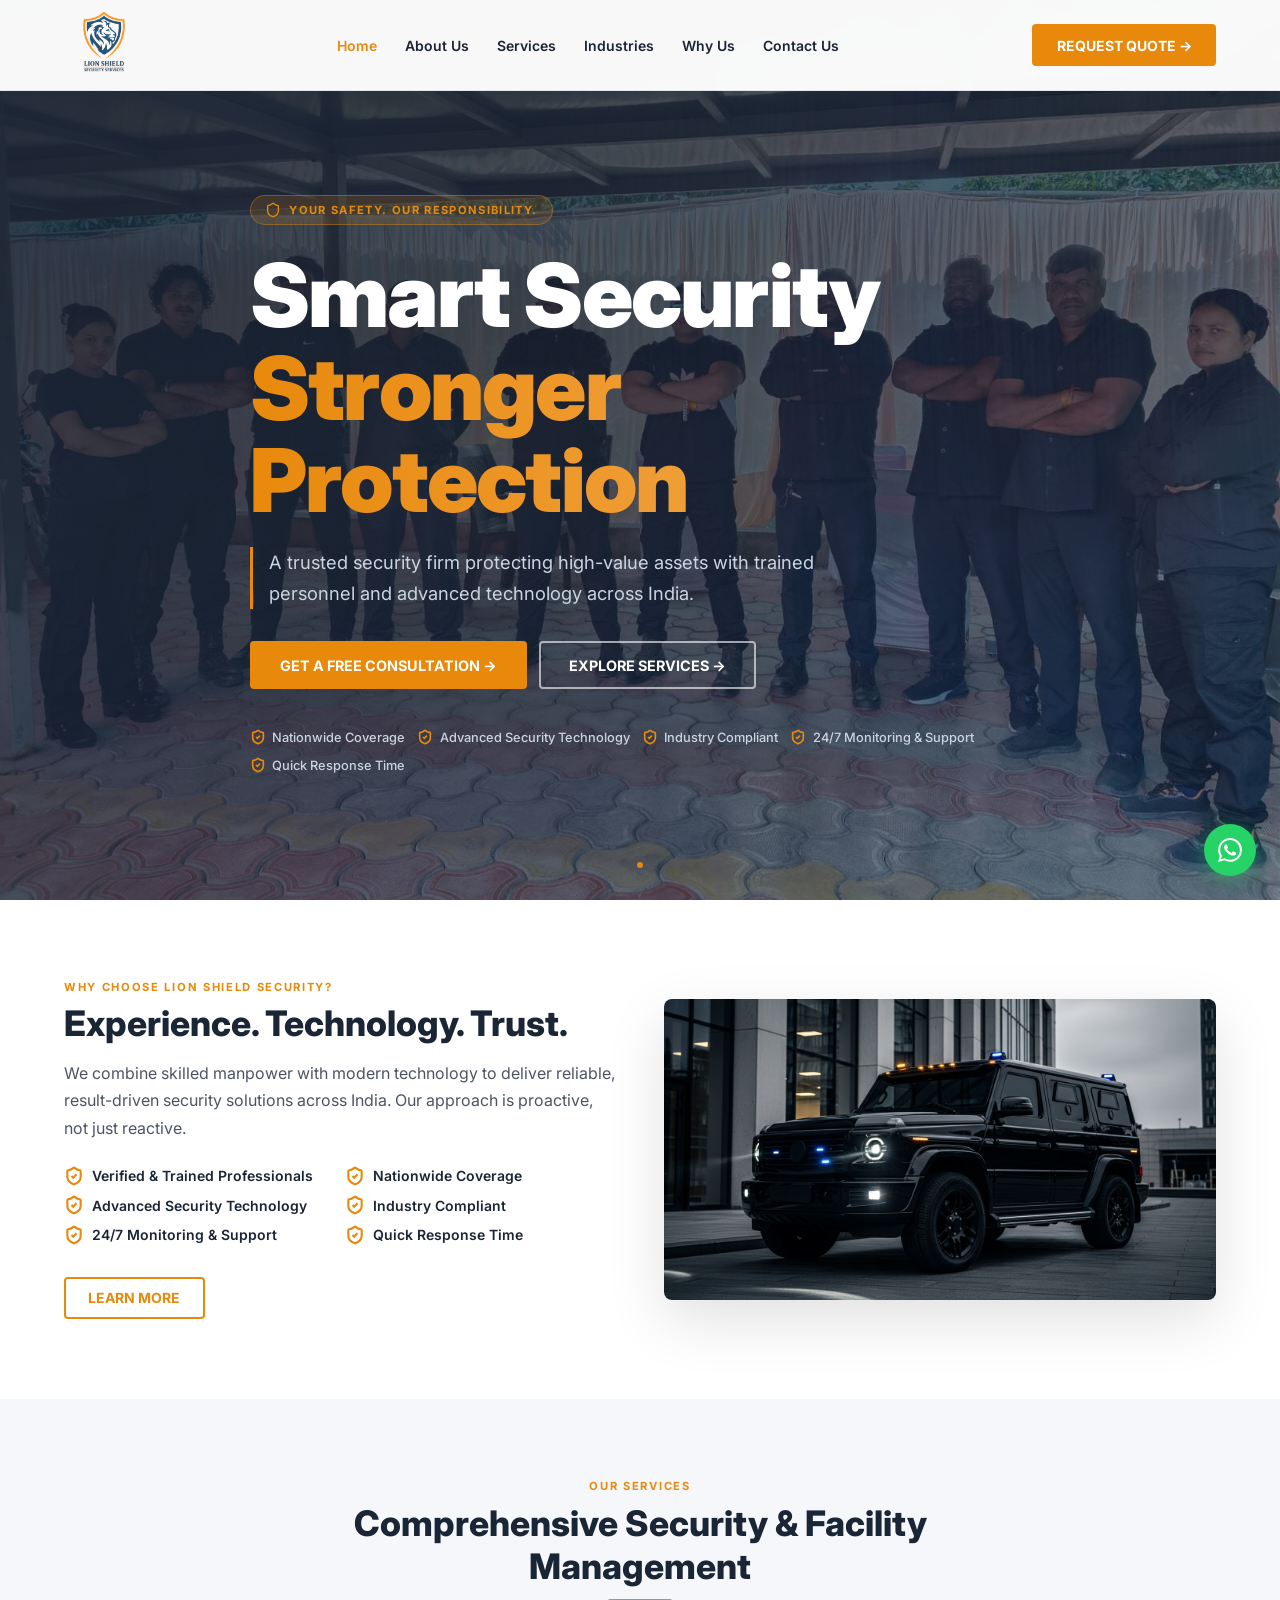
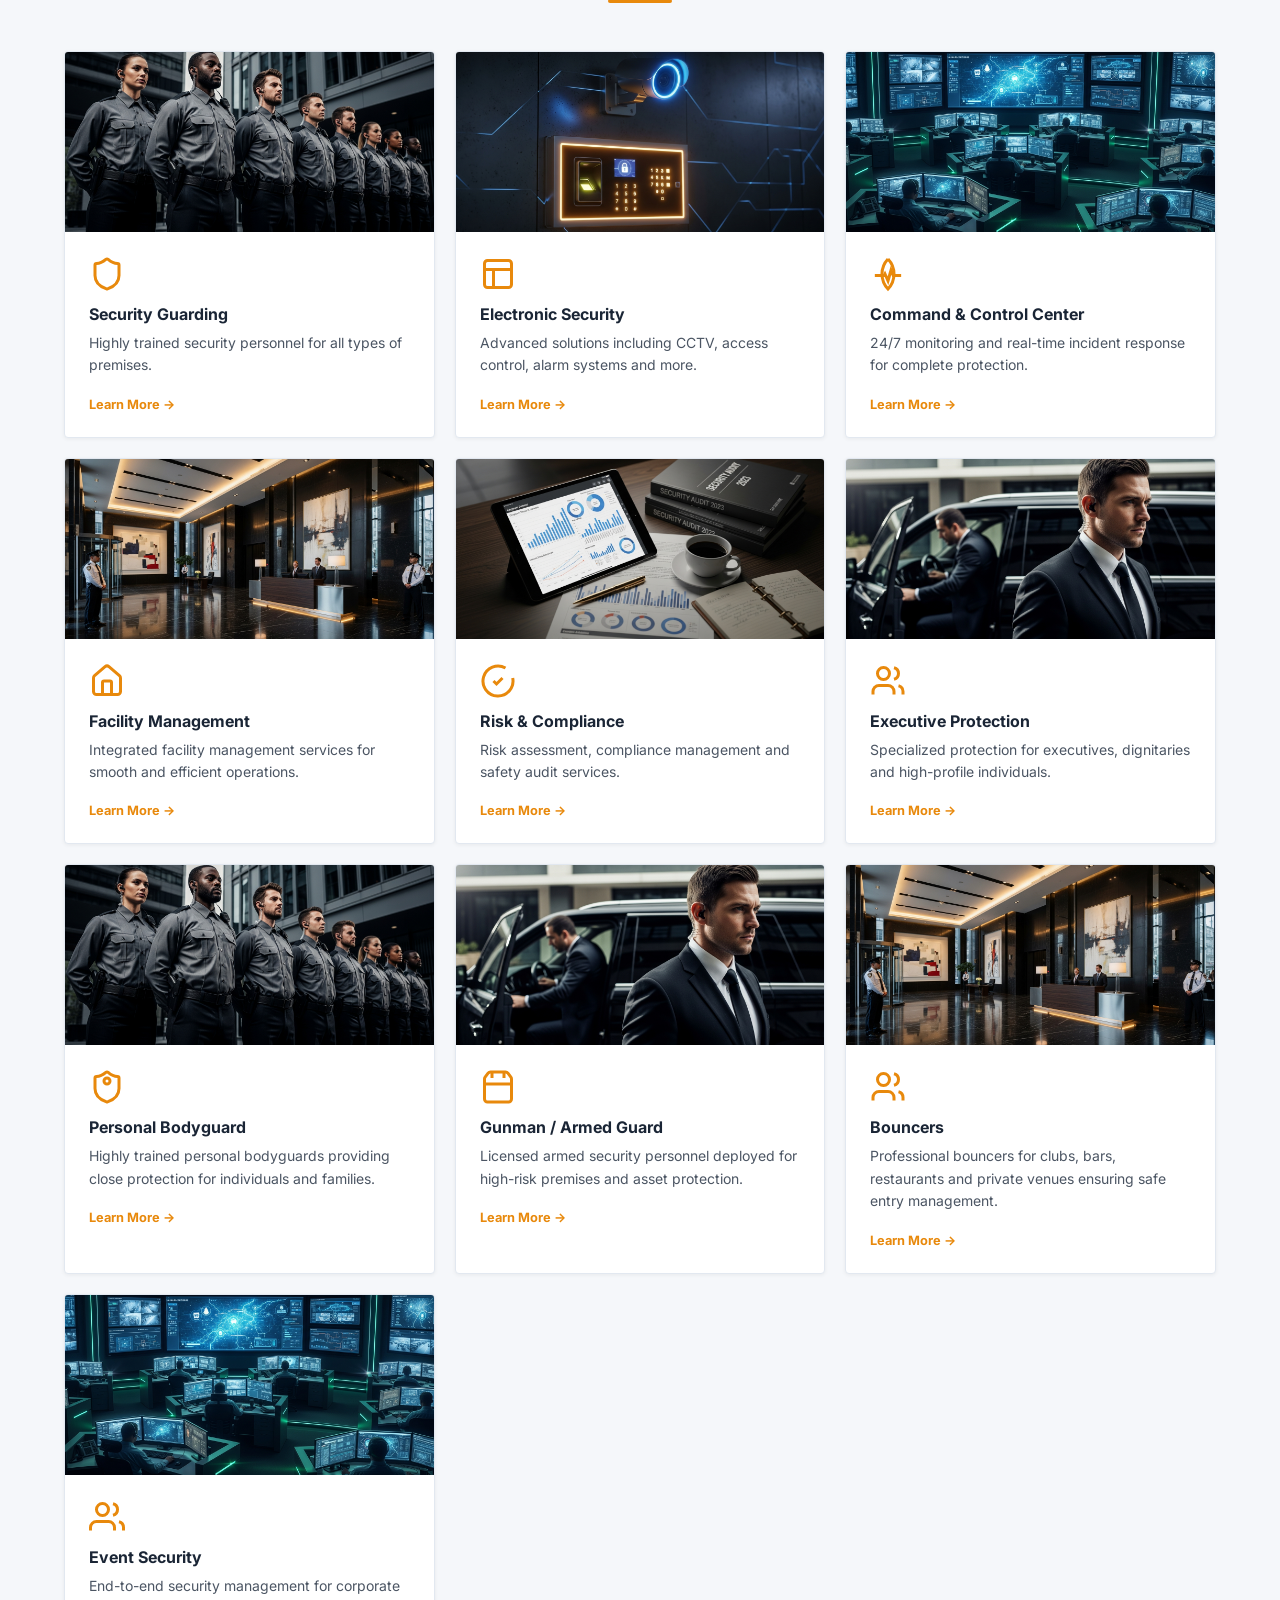
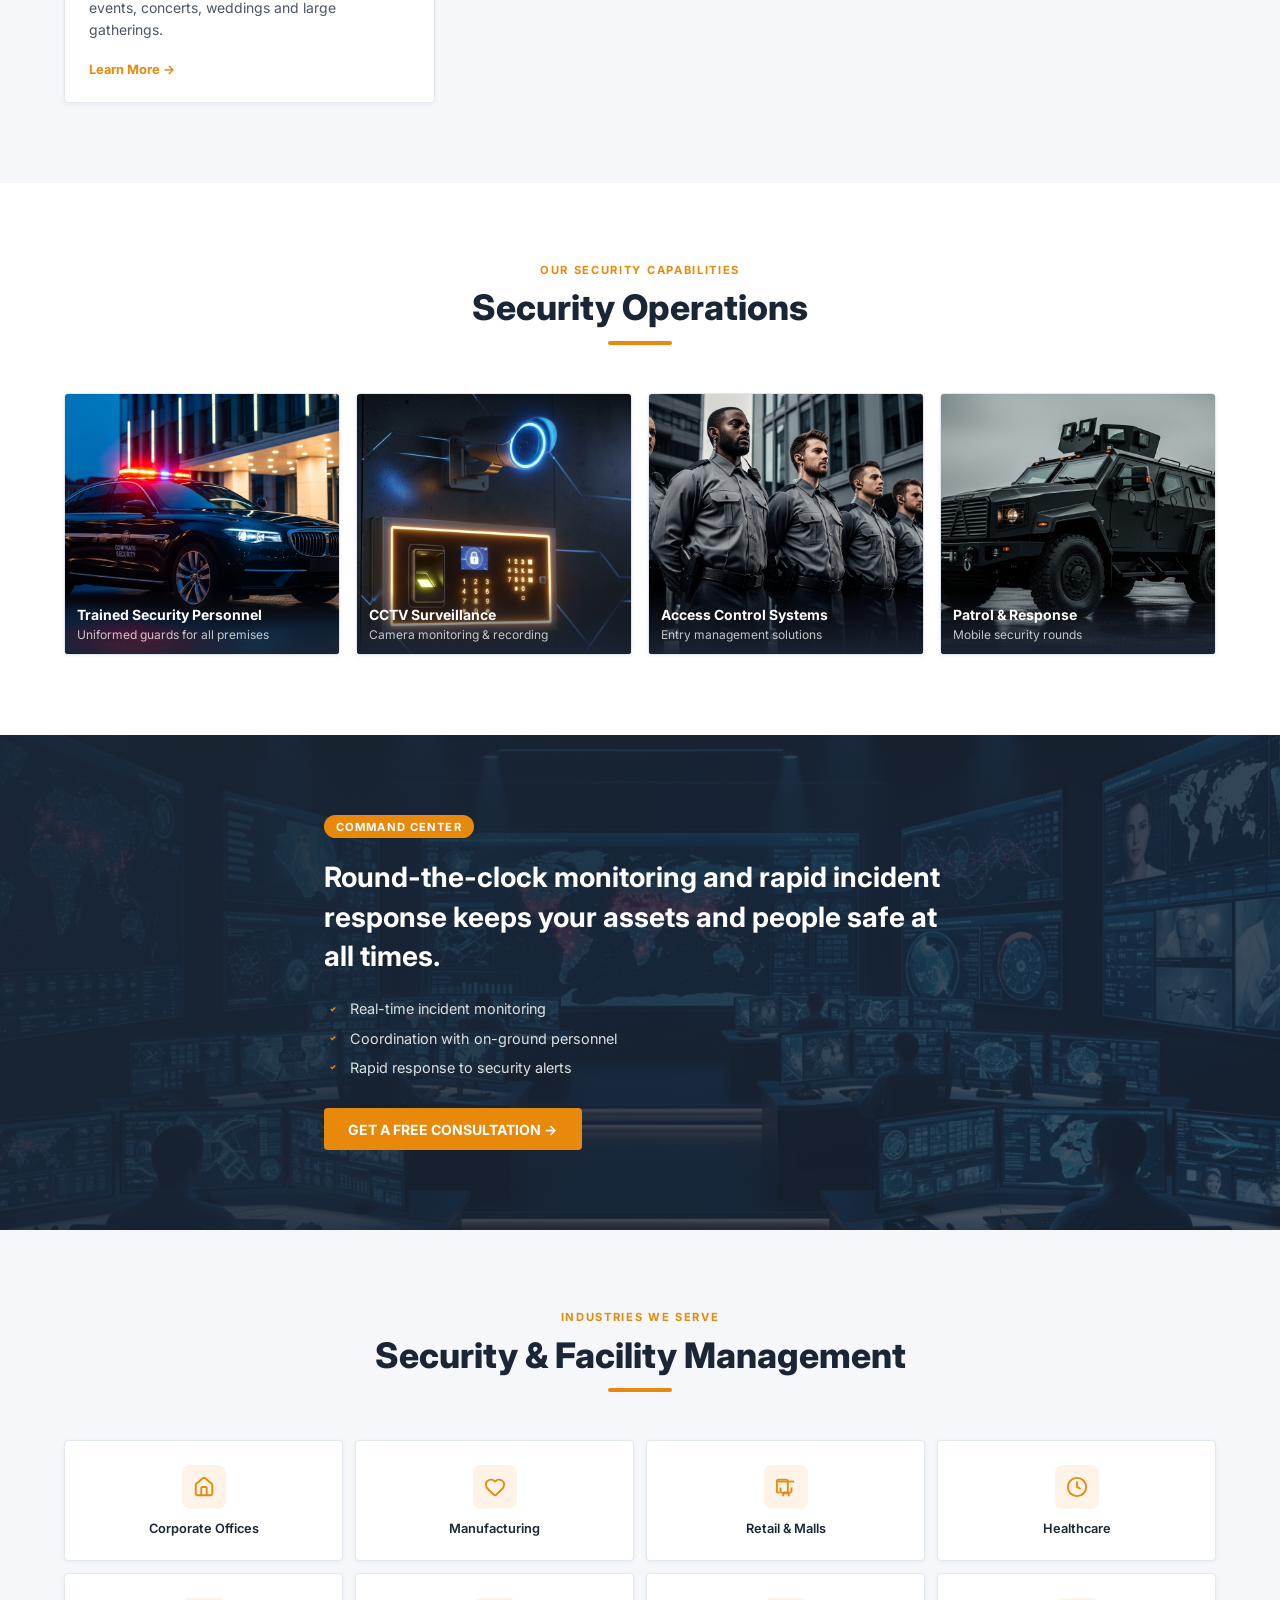
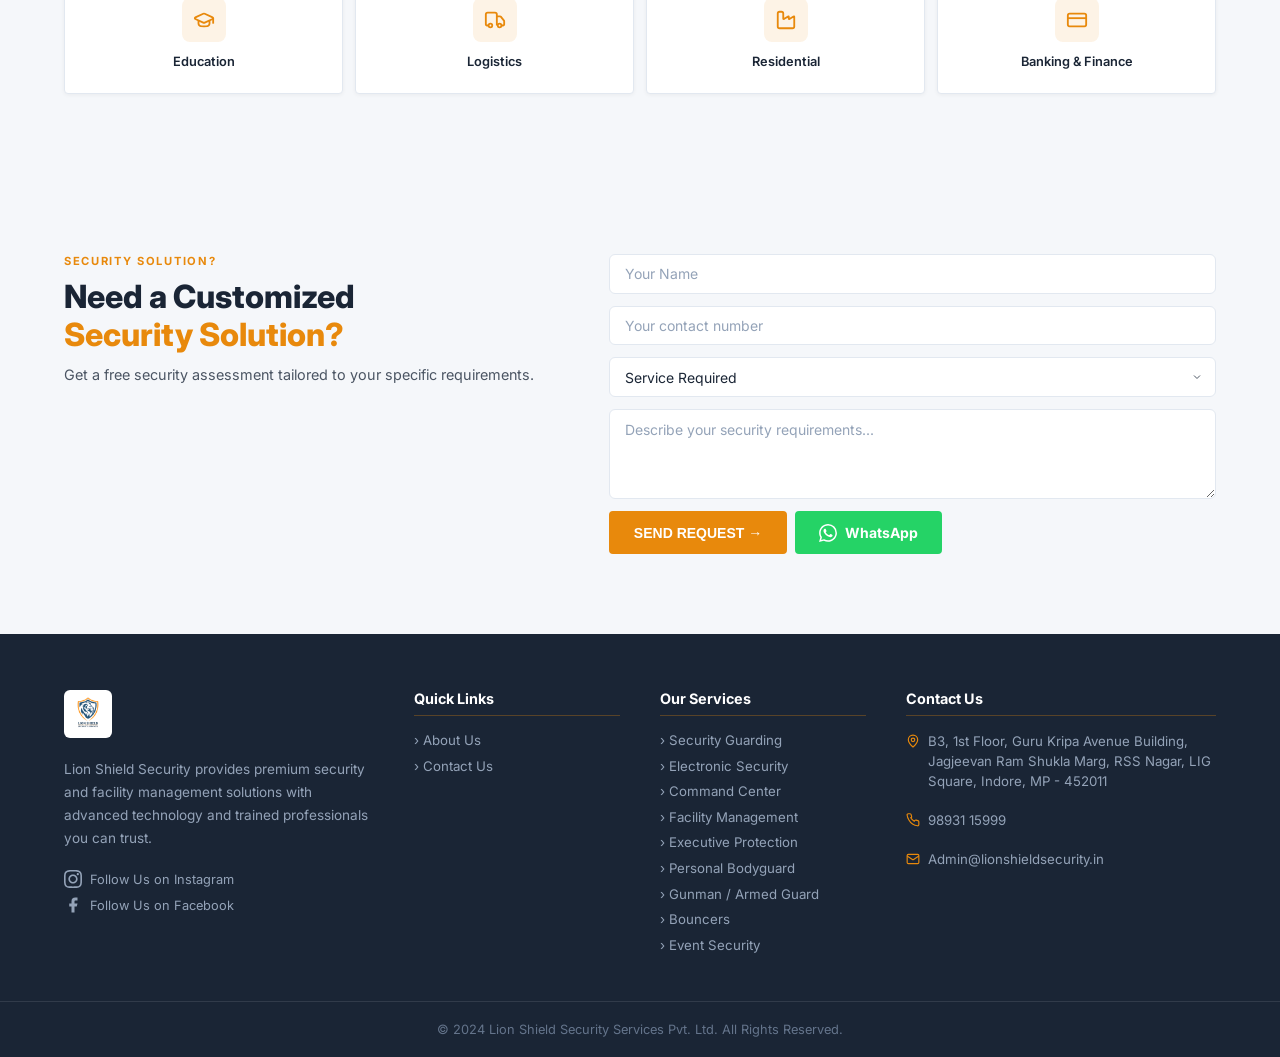
<file: index.html>
<!DOCTYPE html>
<html lang="en">
<head>
  <meta charset="UTF-8" />
  <meta name="viewport" content="width=device-width, initial-scale=1.0" />
  <title>Lion Shield Security</title>
  <meta name="description" content="Lion Shield Security — premium security and facility management solutions with advanced technology and trained professionals." />
  <link rel="icon" type="image/svg+xml" href="favicon.svg" />
  <link rel="preconnect" href="https://fonts.googleapis.com" />
  <link rel="preconnect" href="https://fonts.gstatic.com" crossorigin />
  <link href="https://fonts.googleapis.com/css2?family=Inter:wght@400;500;600;700;800;900&display=swap" rel="stylesheet" />
  <link rel="stylesheet" href="style.css" />
</head>
<body>

<!-- NAVBAR -->
<header class="navbar" id="navbar">
  <div class="container nav-inner">
    <a href="index.html" class="logo">
      <img src="nav_logo.png" alt="Lion Shield Security" class="logo-img" />
    </a>
    <nav class="nav-links">
      <a href="index.html" class="nav-link active">Home</a>
      <a href="about.html" class="nav-link">About Us</a>
      <a href="index.html#services" class="nav-link">Services</a>
      <a href="index.html#industries" class="nav-link">Industries</a>
      <a href="index.html#why-us" class="nav-link">Why Us</a>
      <a href="contact.html" class="nav-link">Contact Us</a>
    </nav>
    <div class="nav-actions">
      <a href="contact.html" class="btn btn-primary">REQUEST QUOTE →</a>
      <button class="hamburger" id="hamburger" aria-label="Toggle menu">
        <span></span><span></span><span></span>
      </button>
    </div>
  </div>
  <!-- Mobile Menu -->
  <div class="mobile-menu" id="mobileMenu">
    <a href="index.html" class="mobile-link">Home</a>
    <a href="about.html" class="mobile-link">About Us</a>
    <a href="index.html#services" class="mobile-link">Services</a>
    <a href="index.html#industries" class="mobile-link">Industries</a>
    <a href="index.html#why-us" class="mobile-link">Why Us</a>
    <a href="contact.html" class="mobile-link">Contact Us</a>
  </div>
</header>

<!-- HERO -->
<section class="hero" id="home">
  <div class="hero-bg">
    <img src="hero.jpeg" alt="Security Operations" class="hero-img" />
    <div class="hero-overlay"></div>
  </div>
  <div class="container hero-content">
    <div class="hero-badge">
      <svg width="16" height="16" viewBox="0 0 24 24" fill="none" stroke="currentColor" stroke-width="2"><path d="M20 13c0 5-3.5 7.5-7.66 8.95a1 1 0 0 1-.67-.01C7.5 20.5 4 18 4 13V6a1 1 0 0 1 1-1c2 0 4.5-1.2 6.24-2.72a1.17 1.17 0 0 1 1.52 0C14.51 3.81 17 5 19 5a1 1 0 0 1 1 1z"/></svg>
      Your Safety. Our Responsibility.
    </div>
    <h1 class="hero-title">
      <span class="text-white">Smart Security</span>
      <span class="text-gradient">Stronger Protection</span>
    </h1>
    <p class="hero-desc">A trusted security firm protecting high-value assets with trained personnel and advanced technology across India.</p>
    <div class="hero-btns">
      <a href="contact.html" class="btn btn-primary btn-lg">GET A FREE CONSULTATION →</a>
      <a href="index.html#services" class="btn btn-outline btn-lg">EXPLORE SERVICES →</a>
    </div>
    <div class="hero-features">
      <div class="hero-feature">
        <svg width="16" height="16" viewBox="0 0 24 24" fill="none" stroke="#E8890C" stroke-width="2.5"><path d="m9 12 2 2 4-4"/><path d="M20 13c0 5-3.5 7.5-7.66 8.95a1 1 0 0 1-.67-.01C7.5 20.5 4 18 4 13V6a1 1 0 0 1 1-1c2 0 4.5-1.2 6.24-2.72a1.17 1.17 0 0 1 1.52 0C14.51 3.81 17 5 19 5a1 1 0 0 1 1 1z"/></svg>
        Nationwide Coverage
      </div>
      <div class="hero-feature">
        <svg width="16" height="16" viewBox="0 0 24 24" fill="none" stroke="#E8890C" stroke-width="2.5"><path d="m9 12 2 2 4-4"/><path d="M20 13c0 5-3.5 7.5-7.66 8.95a1 1 0 0 1-.67-.01C7.5 20.5 4 18 4 13V6a1 1 0 0 1 1-1c2 0 4.5-1.2 6.24-2.72a1.17 1.17 0 0 1 1.52 0C14.51 3.81 17 5 19 5a1 1 0 0 1 1 1z"/></svg>
        Advanced Security Technology
      </div>
      <div class="hero-feature">
        <svg width="16" height="16" viewBox="0 0 24 24" fill="none" stroke="#E8890C" stroke-width="2.5"><path d="m9 12 2 2 4-4"/><path d="M20 13c0 5-3.5 7.5-7.66 8.95a1 1 0 0 1-.67-.01C7.5 20.5 4 18 4 13V6a1 1 0 0 1 1-1c2 0 4.5-1.2 6.24-2.72a1.17 1.17 0 0 1 1.52 0C14.51 3.81 17 5 19 5a1 1 0 0 1 1 1z"/></svg>
        Industry Compliant
      </div>
      <div class="hero-feature">
        <svg width="16" height="16" viewBox="0 0 24 24" fill="none" stroke="#E8890C" stroke-width="2.5"><path d="m9 12 2 2 4-4"/><path d="M20 13c0 5-3.5 7.5-7.66 8.95a1 1 0 0 1-.67-.01C7.5 20.5 4 18 4 13V6a1 1 0 0 1 1-1c2 0 4.5-1.2 6.24-2.72a1.17 1.17 0 0 1 1.52 0C14.51 3.81 17 5 19 5a1 1 0 0 1 1 1z"/></svg>
        24/7 Monitoring & Support
      </div>
      <div class="hero-feature">
        <svg width="16" height="16" viewBox="0 0 24 24" fill="none" stroke="#E8890C" stroke-width="2.5"><path d="m9 12 2 2 4-4"/><path d="M20 13c0 5-3.5 7.5-7.66 8.95a1 1 0 0 1-.67-.01C7.5 20.5 4 18 4 13V6a1 1 0 0 1 1-1c2 0 4.5-1.2 6.24-2.72a1.17 1.17 0 0 1 1.52 0C14.51 3.81 17 5 19 5a1 1 0 0 1 1 1z"/></svg>
        Quick Response Time
      </div>
    </div>
  </div>
  <div class="hero-scroll">
    <div class="scroll-dot"></div>
  </div>
</section>

<!-- WHY CHOOSE US -->
<section class="why-us section-pad bg-white" id="why-us">
  <div class="container why-grid">
    <div class="why-content fade-in">
      <div class="section-label">Why Choose Lion Shield Security?</div>
      <h2 class="section-title">Experience. Technology. Trust.</h2>
      <p class="section-desc">We combine skilled manpower with modern technology to deliver reliable, result-driven security solutions across India. Our approach is proactive, not just reactive.</p>
      <div class="why-features">
        <div class="why-feature">
          <svg width="20" height="20" viewBox="0 0 24 24" fill="none" stroke="#E8890C" stroke-width="2.5"><path d="m9 12 2 2 4-4"/><path d="M20 13c0 5-3.5 7.5-7.66 8.95a1 1 0 0 1-.67-.01C7.5 20.5 4 18 4 13V6a1 1 0 0 1 1-1c2 0 4.5-1.2 6.24-2.72a1.17 1.17 0 0 1 1.52 0C14.51 3.81 17 5 19 5a1 1 0 0 1 1 1z"/></svg>
          Verified & Trained Professionals
        </div>
        <div class="why-feature">
          <svg width="20" height="20" viewBox="0 0 24 24" fill="none" stroke="#E8890C" stroke-width="2.5"><path d="m9 12 2 2 4-4"/><path d="M20 13c0 5-3.5 7.5-7.66 8.95a1 1 0 0 1-.67-.01C7.5 20.5 4 18 4 13V6a1 1 0 0 1 1-1c2 0 4.5-1.2 6.24-2.72a1.17 1.17 0 0 1 1.52 0C14.51 3.81 17 5 19 5a1 1 0 0 1 1 1z"/></svg>
          Nationwide Coverage
        </div>
        <div class="why-feature">
          <svg width="20" height="20" viewBox="0 0 24 24" fill="none" stroke="#E8890C" stroke-width="2.5"><path d="m9 12 2 2 4-4"/><path d="M20 13c0 5-3.5 7.5-7.66 8.95a1 1 0 0 1-.67-.01C7.5 20.5 4 18 4 13V6a1 1 0 0 1 1-1c2 0 4.5-1.2 6.24-2.72a1.17 1.17 0 0 1 1.52 0C14.51 3.81 17 5 19 5a1 1 0 0 1 1 1z"/></svg>
          Advanced Security Technology
        </div>
        <div class="why-feature">
          <svg width="20" height="20" viewBox="0 0 24 24" fill="none" stroke="#E8890C" stroke-width="2.5"><path d="m9 12 2 2 4-4"/><path d="M20 13c0 5-3.5 7.5-7.66 8.95a1 1 0 0 1-.67-.01C7.5 20.5 4 18 4 13V6a1 1 0 0 1 1-1c2 0 4.5-1.2 6.24-2.72a1.17 1.17 0 0 1 1.52 0C14.51 3.81 17 5 19 5a1 1 0 0 1 1 1z"/></svg>
          Industry Compliant
        </div>
        <div class="why-feature">
          <svg width="20" height="20" viewBox="0 0 24 24" fill="none" stroke="#E8890C" stroke-width="2.5"><path d="m9 12 2 2 4-4"/><path d="M20 13c0 5-3.5 7.5-7.66 8.95a1 1 0 0 1-.67-.01C7.5 20.5 4 18 4 13V6a1 1 0 0 1 1-1c2 0 4.5-1.2 6.24-2.72a1.17 1.17 0 0 1 1.52 0C14.51 3.81 17 5 19 5a1 1 0 0 1 1 1z"/></svg>
          24/7 Monitoring & Support
        </div>
        <div class="why-feature">
          <svg width="20" height="20" viewBox="0 0 24 24" fill="none" stroke="#E8890C" stroke-width="2.5"><path d="m9 12 2 2 4-4"/><path d="M20 13c0 5-3.5 7.5-7.66 8.95a1 1 0 0 1-.67-.01C7.5 20.5 4 18 4 13V6a1 1 0 0 1 1-1c2 0 4.5-1.2 6.24-2.72a1.17 1.17 0 0 1 1.52 0C14.51 3.81 17 5 19 5a1 1 0 0 1 1 1z"/></svg>
          Quick Response Time
        </div>
      </div>
      <a href="about.html" class="btn btn-outline-dark">LEARN MORE</a>
    </div>
    <div class="why-image fade-in">
      <img src="images/vehicle-suv.png" alt="Security Vehicle" />
    </div>
  </div>
</section>

<!-- SERVICES -->
<section class="services section-pad bg-light" id="services">
  <div class="container">
    <div class="section-header">
      <div class="section-label">Our Services</div>
      <h2 class="section-title">Comprehensive Security & Facility Management</h2>
      <div class="title-bar mx-auto"></div>
    </div>
    <div class="services-grid">
      <div class="service-card fade-in">
        <div class="service-img">
          <img src="images/service-guarding.png" alt="Security Guarding" />
        </div>
        <div class="service-body">
          <div class="service-icon">
            <svg viewBox="0 0 24 24" fill="none" stroke="currentColor" stroke-width="2"><path d="M20 13c0 5-3.5 7.5-7.66 8.95a1 1 0 0 1-.67-.01C7.5 20.5 4 18 4 13V6a1 1 0 0 1 1-1c2 0 4.5-1.2 6.24-2.72a1.17 1.17 0 0 1 1.52 0C14.51 3.81 17 5 19 5a1 1 0 0 1 1 1z"/></svg>
          </div>
          <h3>Security Guarding</h3>
          <p>Highly trained security personnel for all types of premises.</p>
          <a href="contact.html" class="service-link">Learn More →</a>
        </div>
      </div>
      <div class="service-card fade-in">
        <div class="service-img">
          <img src="images/service-electronic.png" alt="Electronic Security" />
        </div>
        <div class="service-body">
          <div class="service-icon">
            <svg viewBox="0 0 24 24" fill="none" stroke="currentColor" stroke-width="2"><rect width="18" height="18" x="3" y="3" rx="2"/><path d="M3 9h18M9 21V9"/></svg>
          </div>
          <h3>Electronic Security</h3>
          <p>Advanced solutions including CCTV, access control, alarm systems and more.</p>
          <a href="contact.html" class="service-link">Learn More →</a>
        </div>
      </div>
      <div class="service-card fade-in">
        <div class="service-img">
          <img src="images/service-command.png" alt="Command & Control Center" />
        </div>
        <div class="service-body">
          <div class="service-icon">
            <svg viewBox="0 0 24 24" fill="none" stroke="currentColor" stroke-width="2"><path d="M3.22 13H9.5l.5-1 2 4.5 2-7 1.5 3.5h5.27"/><path d="M12 2a14.5 14.5 0 0 0 0 20 14.5 14.5 0 0 0 0-20"/></svg>
          </div>
          <h3>Command & Control Center</h3>
          <p>24/7 monitoring and real-time incident response for complete protection.</p>
          <a href="contact.html" class="service-link">Learn More →</a>
        </div>
      </div>
      <div class="service-card fade-in">
        <div class="service-img">
          <img src="images/service-facility.png" alt="Facility Management" />
        </div>
        <div class="service-body">
          <div class="service-icon">
            <svg viewBox="0 0 24 24" fill="none" stroke="currentColor" stroke-width="2"><path d="M3 10a2 2 0 0 1 .709-1.528l7-6a2 2 0 0 1 2.582 0l7 6A2 2 0 0 1 21 10v9a2 2 0 0 1-2 2H5a2 2 0 0 1-2-2z"/><path d="M15 21v-8a1 1 0 0 0-1-1h-4a1 1 0 0 0-1 1v8"/></svg>
          </div>
          <h3>Facility Management</h3>
          <p>Integrated facility management services for smooth and efficient operations.</p>
          <a href="contact.html" class="service-link">Learn More →</a>
        </div>
      </div>
      <div class="service-card fade-in">
        <div class="service-img">
          <img src="images/service-risk.png" alt="Risk & Compliance" />
        </div>
        <div class="service-body">
          <div class="service-icon">
            <svg viewBox="0 0 24 24" fill="none" stroke="currentColor" stroke-width="2"><path d="M21.801 10A10 10 0 1 1 17 3.335"/><path d="m9 12 2 2 4-4"/></svg>
          </div>
          <h3>Risk & Compliance</h3>
          <p>Risk assessment, compliance management and safety audit services.</p>
          <a href="contact.html" class="service-link">Learn More →</a>
        </div>
      </div>
      <div class="service-card fade-in">
        <div class="service-img">
          <img src="images/service-executive.png" alt="Executive Protection" />
        </div>
        <div class="service-body">
          <div class="service-icon">
            <svg viewBox="0 0 24 24" fill="none" stroke="currentColor" stroke-width="2"><path d="M16 21v-2a4 4 0 0 0-4-4H6a4 4 0 0 0-4 4v2"/><circle cx="9" cy="7" r="4"/><path d="M22 21v-2a4 4 0 0 0-3-3.87"/><path d="M16 3.128a4 4 0 0 1 0 7.744"/></svg>
          </div>
          <h3>Executive Protection</h3>
          <p>Specialized protection for executives, dignitaries and high-profile individuals.</p>
          <a href="contact.html" class="service-link">Learn More →</a>
        </div>
      </div>
      <div class="service-card fade-in">
        <div class="service-img">
          <img src="images/service-guarding.png" alt="Personal Bodyguard" />
        </div>
        <div class="service-body">
          <div class="service-icon">
            <svg viewBox="0 0 24 24" fill="none" stroke="currentColor" stroke-width="2"><path d="M20 13c0 5-3.5 7.5-7.66 8.95a1 1 0 0 1-.67-.01C7.5 20.5 4 18 4 13V6a1 1 0 0 1 1-1c2 0 4.5-1.2 6.24-2.72a1.17 1.17 0 0 1 1.52 0C14.51 3.81 17 5 19 5a1 1 0 0 1 1 1z"/><circle cx="12" cy="8" r="2"/></svg>
          </div>
          <h3>Personal Bodyguard</h3>
          <p>Highly trained personal bodyguards providing close protection for individuals and families.</p>
          <a href="contact.html" class="service-link">Learn More →</a>
        </div>
      </div>
      <div class="service-card fade-in">
        <div class="service-img">
          <img src="images/service-executive.png" alt="Gunman Security" />
        </div>
        <div class="service-body">
          <div class="service-icon">
            <svg viewBox="0 0 24 24" fill="none" stroke="currentColor" stroke-width="2"><path d="M3.4 5.467a2 2 0 0 0-.4 1.2V20a2 2 0 0 0 2 2h14a2 2 0 0 0 2-2V6.667a2 2 0 0 0-.4-1.2l-2-2.667A2 2 0 0 0 17 2H7a2 2 0 0 0-1.6.8z"/><path d="M8 2v4"/><path d="M16 2v4"/><path d="M2 10h20"/></svg>
          </div>
          <h3>Gunman / Armed Guard</h3>
          <p>Licensed armed security personnel deployed for high-risk premises and asset protection.</p>
          <a href="contact.html" class="service-link">Learn More →</a>
        </div>
      </div>
      <div class="service-card fade-in">
        <div class="service-img">
          <img src="images/service-facility.png" alt="Bouncers" />
        </div>
        <div class="service-body">
          <div class="service-icon">
            <svg viewBox="0 0 24 24" fill="none" stroke="currentColor" stroke-width="2"><path d="M16 21v-2a4 4 0 0 0-4-4H6a4 4 0 0 0-4 4v2"/><circle cx="9" cy="7" r="4"/><path d="M22 21v-2a4 4 0 0 0-3-3.87"/><path d="M16 3.128a4 4 0 0 1 0 7.744"/></svg>
          </div>
          <h3>Bouncers</h3>
          <p>Professional bouncers for clubs, bars, restaurants and private venues ensuring safe entry management.</p>
          <a href="contact.html" class="service-link">Learn More →</a>
        </div>
      </div>
      <div class="service-card fade-in">
        <div class="service-img">
          <img src="images/service-command.png" alt="Event Security" />
        </div>
        <div class="service-body">
          <div class="service-icon">
            <svg viewBox="0 0 24 24" fill="none" stroke="currentColor" stroke-width="2"><path d="M17 21v-2a4 4 0 0 0-4-4H5a4 4 0 0 0-4 4v2"/><circle cx="9" cy="7" r="4"/><path d="M23 21v-2a4 4 0 0 0-3-3.87"/><path d="M16 3.13a4 4 0 0 1 0 7.75"/></svg>
          </div>
          <h3>Event Security</h3>
          <p>End-to-end security management for corporate events, concerts, weddings and large gatherings.</p>
          <a href="contact.html" class="service-link">Learn More →</a>
        </div>
      </div>
    </div>
  </div>
</section>

<!-- SECURITY CAPABILITIES -->
<section class="capabilities section-pad bg-white">
  <div class="container">
    <div class="section-header">
      <div class="section-label">Our Security Capabilities</div>
      <h2 class="section-title">Security Operations</h2>
      <div class="title-bar mx-auto"></div>
    </div>
    <div class="caps-grid">
      <div class="cap-card fade-in">
        <div class="cap-img">
          <img src="images/fleet-patrol.png" alt="Trained Security Personnel" />
          <div class="cap-overlay">
            <h3>Trained Security Personnel</h3>
            <p>Uniformed guards for all premises</p>
          </div>
        </div>
      </div>
      <div class="cap-card fade-in">
        <div class="cap-img">
          <img src="images/service-electronic.png" alt="CCTV Surveillance" />
          <div class="cap-overlay">
            <h3>CCTV Surveillance</h3>
            <p>Camera monitoring & recording</p>
          </div>
        </div>
      </div>
      <div class="cap-card fade-in">
        <div class="cap-img">
          <img src="images/service-guarding.png" alt="Access Control Systems" />
          <div class="cap-overlay">
            <h3>Access Control Systems</h3>
            <p>Entry management solutions</p>
          </div>
        </div>
      </div>
      <div class="cap-card fade-in">
        <div class="cap-img">
          <img src="images/fleet-armored.png" alt="Patrol & Response" />
          <div class="cap-overlay">
            <h3>Patrol & Response</h3>
            <p>Mobile security rounds</p>
          </div>
        </div>
      </div>
    </div>
  </div>
</section>

<!-- COMMAND CENTER BANNER -->
<section class="command-banner">
  <img src="images/command-center.png" alt="Command Center" class="command-bg" />
  <div class="command-overlay"></div>
  <div class="container command-content">
    <div class="command-badge">Command Center</div>
    <h2>Round-the-clock monitoring and rapid incident response keeps your assets and people safe at all times.</h2>
    <ul class="command-list">
      <li>
        <svg viewBox="0 0 24 24" fill="none" stroke="#E8890C" stroke-width="2"><path d="m9 12 2 2 4-4"/></svg>
        Real-time incident monitoring
      </li>
      <li>
        <svg viewBox="0 0 24 24" fill="none" stroke="#E8890C" stroke-width="2"><path d="m9 12 2 2 4-4"/></svg>
        Coordination with on-ground personnel
      </li>
      <li>
        <svg viewBox="0 0 24 24" fill="none" stroke="#E8890C" stroke-width="2"><path d="m9 12 2 2 4-4"/></svg>
        Rapid response to security alerts
      </li>
    </ul>
    <a href="contact.html" class="btn btn-primary">GET A FREE CONSULTATION →</a>
  </div>
</section>

<!-- INDUSTRIES -->
<section class="industries section-pad bg-light" id="industries">
  <div class="container">
    <div class="section-header">
      <div class="section-label">Industries We Serve</div>
      <h2 class="section-title">Security & Facility Management</h2>
      <div class="title-bar mx-auto"></div>
    </div>
    <div class="industries-grid">
      <div class="industry-card fade-in">
        <div class="industry-icon">
          <svg viewBox="0 0 24 24" fill="none" stroke="currentColor" stroke-width="2"><path d="M3 10a2 2 0 0 1 .709-1.528l7-6a2 2 0 0 1 2.582 0l7 6A2 2 0 0 1 21 10v9a2 2 0 0 1-2 2H5a2 2 0 0 1-2-2z"/><path d="M15 21v-8a1 1 0 0 0-1-1h-4a1 1 0 0 0-1 1v8"/></svg>
        </div>
        <span>Corporate Offices</span>
      </div>
      <div class="industry-card fade-in">
        <div class="industry-icon">
          <svg viewBox="0 0 24 24" fill="none" stroke="currentColor" stroke-width="2"><path d="M2 9.5a5.5 5.5 0 0 1 9.591-3.676.56.56 0 0 0 .818 0A5.49 5.49 0 0 1 22 9.5c0 2.29-1.5 4-3 5.5l-5.492 5.313a2 2 0 0 1-3 .019L5 15c-1.5-1.5-3-3.2-3-5.5"/></svg>
        </div>
        <span>Manufacturing</span>
      </div>
      <div class="industry-card fade-in">
        <div class="industry-icon">
          <svg viewBox="0 0 24 24" fill="none" stroke="currentColor" stroke-width="2"><path d="M6 12.5V16a6 3 0 0 0 12 0v-3.5"/><path d="M3.103 6.034h17.794"/><path d="M14 18V6a2 2 0 0 0-2-2H4a2 2 0 0 0-2 2v11a1 1 0 0 0 1 1h2"/><path d="M9 22v-3a1 1 0 0 1 1-1h4a1 1 0 0 1 1 1v3"/></svg>
        </div>
        <span>Retail & Malls</span>
      </div>
      <div class="industry-card fade-in">
        <div class="industry-icon">
          <svg viewBox="0 0 24 24" fill="none" stroke="currentColor" stroke-width="2"><path d="M12 6v6l4 2"/><circle cx="12" cy="12" r="10"/></svg>
        </div>
        <span>Healthcare</span>
      </div>
      <div class="industry-card fade-in">
        <div class="industry-icon">
          <svg viewBox="0 0 24 24" fill="none" stroke="currentColor" stroke-width="2"><path d="M21.42 10.922a1 1 0 0 0-.019-1.838L12.83 5.18a2 2 0 0 0-1.66 0L2.6 9.08a1 1 0 0 0 0 1.832l8.57 3.908a2 2 0 0 0 1.66 0z"/><path d="M22 10v6"/><path d="M6 12.5V16a6 3 0 0 0 12 0v-3.5"/></svg>
        </div>
        <span>Education</span>
      </div>
      <div class="industry-card fade-in">
        <div class="industry-icon">
          <svg viewBox="0 0 24 24" fill="none" stroke="currentColor" stroke-width="2"><path d="M19 18h2a1 1 0 0 0 1-1v-3.65a1 1 0 0 0-.22-.624l-3.48-4.35A1 1 0 0 0 17.52 8H14"/><path d="M14 18V6a2 2 0 0 0-2-2H4a2 2 0 0 0-2 2v11a1 1 0 0 0 1 1h2"/><circle cx="7" cy="18" r="2"/><circle cx="17" cy="18" r="2"/></svg>
        </div>
        <span>Logistics</span>
      </div>
      <div class="industry-card fade-in">
        <div class="industry-icon">
          <svg viewBox="0 0 24 24" fill="none" stroke="currentColor" stroke-width="2"><path d="M3 19a2 2 0 0 0 2 2h14a2 2 0 0 0 2-2V8.5a.5.5 0 0 0-.769-.422l-4.462 2.844A.5.5 0 0 1 15 10.5v-2a.5.5 0 0 0-.769-.422L9.77 10.922A.5.5 0 0 1 9 10.5V5a2 2 0 0 0-2-2H5a2 2 0 0 0-2 2z"/></svg>
        </div>
        <span>Residential</span>
      </div>
      <div class="industry-card fade-in">
        <div class="industry-icon">
          <svg viewBox="0 0 24 24" fill="none" stroke="currentColor" stroke-width="2"><rect width="20" height="14" x="2" y="5" rx="2"/><line x1="2" x2="22" y1="10" y2="10"/></svg>
        </div>
        <span>Banking & Finance</span>
      </div>
    </div>
  </div>
</section>


<!-- CTA / REQUEST QUOTE -->
<section class="cta-section section-pad bg-light">
  <div class="container cta-inner">
    <div class="cta-text fade-in">
      <div class="section-label">Security Solution?</div>
      <h2 class="cta-title">Need a Customized <br><span class="text-accent">Security Solution?</span></h2>
      <p>Get a free security assessment tailored to your specific requirements.</p>
    </div>
    <div class="cta-form fade-in">
      <form>
        <input type="text" placeholder="Your Name" class="form-input" />
        <input type="tel" placeholder="Your contact number" class="form-input" />
        <select class="form-input form-select">
          <option value="">Service Required</option>
          <option>Security Guarding</option>
          <option>Electronic Security</option>
          <option>Command & Control Center</option>
          <option>Facility Management</option>
          <option>Risk & Compliance</option>
          <option>Executive Protection</option>
            <option>Personal Bodyguard</option>
            <option>Gunman / Armed Guard</option>
            <option>Bouncers</option>
            <option>Event Security</option>
        </select>
        <textarea class="form-input form-textarea" rows="3" placeholder="Describe your security requirements..."></textarea>
        <div class="cta-form-btns">
          <button type="submit" class="btn btn-primary">SEND REQUEST →</button>
          <a href="https://wa.me/919893115999?text=Hi%2C%20I'd%20like%20to%20request%20a%20security%20quote." target="_blank" class="btn btn-whatsapp">
            <svg width="18" height="18" viewBox="0 0 24 24" fill="currentColor"><path d="M17.472 14.382c-.297-.149-1.758-.867-2.03-.967-.273-.099-.471-.148-.67.15-.197.297-.767.966-.94 1.164-.173.199-.347.223-.644.075-.297-.15-1.255-.463-2.39-1.475-.883-.788-1.48-1.761-1.653-2.059-.173-.297-.018-.458.13-.606.134-.133.298-.347.446-.52.149-.174.198-.298.298-.497.099-.198.05-.371-.025-.52-.075-.149-.669-1.612-.916-2.207-.242-.579-.487-.5-.669-.51-.173-.008-.371-.01-.57-.01-.198 0-.52.074-.792.372-.272.297-1.04 1.016-1.04 2.479 0 1.462 1.065 2.875 1.213 3.074.149.198 2.096 3.2 5.077 4.487.709.306 1.262.489 1.694.625.712.227 1.36.195 1.871.118.571-.085 1.758-.719 2.006-1.413.248-.694.248-1.289.173-1.413-.074-.124-.272-.198-.57-.347m-5.421 7.403h-.004a9.87 9.87 0 0 1-5.031-1.378l-.361-.214-3.741.982.998-3.648-.235-.374a9.86 9.86 0 0 1-1.51-5.26c.001-5.45 4.436-9.884 9.888-9.884 2.64 0 5.122 1.03 6.988 2.898a9.825 9.825 0 0 1 2.893 6.994c-.003 5.45-4.437 9.884-9.885 9.884m8.413-18.297A11.815 11.815 0 0 0 12.05 0C5.495 0 .16 5.335.157 11.892c0 2.096.547 4.142 1.588 5.945L.057 24l6.305-1.654a11.882 11.882 0 0 0 5.683 1.448h.005c6.554 0 11.89-5.335 11.893-11.893a11.821 11.821 0 0 0-3.48-8.413z"/></svg>
            WhatsApp
          </a>
        </div>
      </form>
    </div>
  </div>
</section>

<!-- FOOTER -->
<footer class="footer">
  <div class="container footer-grid">
    <div class="footer-brand">
      <div class="logo footer-logo">
        <img src="nav_logo.png" alt="Lion Shield Security" class="logo-img" />
      </div>
      <p>Lion Shield Security provides premium security and facility management solutions with advanced technology and trained professionals you can trust.</p>
      <a href="https://www.instagram.com/lion_shield_mp?igsh=a2U0Y2tpaGhpNG1w" target="_blank" class="footer-social">
        <svg width="18" height="18" viewBox="0 0 24 24" fill="currentColor"><path d="M12 2.163c3.204 0 3.584.012 4.85.07 3.252.148 4.771 1.691 4.919 4.919.058 1.265.069 1.645.069 4.849 0 3.205-.012 3.584-.069 4.849-.149 3.225-1.664 4.771-4.919 4.919-1.266.058-1.644.07-4.85.07-3.204 0-3.584-.012-4.849-.07-3.26-.149-4.771-1.699-4.919-4.92-.058-1.265-.07-1.644-.07-4.849 0-3.204.013-3.583.07-4.849.149-3.227 1.664-4.771 4.919-4.919 1.266-.057 1.645-.069 4.849-.069zm0-2.163c-3.259 0-3.667.014-4.947.072-4.358.2-6.78 2.618-6.98 6.98-.059 1.281-.073 1.689-.073 4.948 0 3.259.014 3.668.072 4.948.2 4.358 2.618 6.78 6.98 6.98 1.281.058 1.689.072 4.948.072 3.259 0 3.668-.014 4.948-.072 4.354-.2 6.782-2.618 6.979-6.98.059-1.28.073-1.689.073-4.948 0-3.259-.014-3.667-.072-4.947-.196-4.354-2.617-6.78-6.979-6.98-1.281-.059-1.69-.073-4.949-.073zm0 5.838c-3.403 0-6.162 2.759-6.162 6.162s2.759 6.163 6.162 6.163 6.162-2.759 6.162-6.163c0-3.403-2.759-6.162-6.162-6.162zm0 10.162c-2.209 0-4-1.79-4-4 0-2.209 1.791-4 4-4s4 1.791 4 4c0 2.21-1.791 4-4 4zm6.406-11.845c-.796 0-1.441.645-1.441 1.44s.645 1.44 1.441 1.44c.795 0 1.439-.645 1.439-1.44s-.644-1.44-1.439-1.44z"/></svg>
        Follow Us on Instagram
      </a>
      <a href="https://www.facebook.com/profile.php?id=61590416889529" target="_blank" class="footer-social">
        <svg width="18" height="18" viewBox="0 0 24 24" fill="currentColor"><path d="M18 2h-3a5 5 0 0 0-5 5v3H7v4h3v8h4v-8h3l1-4h-4V7a1 1 0 0 1 1-1h3z"/></svg>
        Follow Us on Facebook
      </a>
    </div>
    <div class="footer-col">
      <h4>Quick Links</h4>
      <ul>
        <li><a href="about.html">› About Us</a></li>
        <li><a href="contact.html">› Contact Us</a></li>
      </ul>
    </div>
    <div class="footer-col">
      <h4>Our Services</h4>
      <ul>
        <li><a href="index.html#services">› Security Guarding</a></li>
        <li><a href="index.html#services">› Electronic Security</a></li>
        <li><a href="index.html#services">› Command Center</a></li>
        <li><a href="index.html#services">› Facility Management</a></li>
        <li><a href="index.html#services">› Executive Protection</a></li>
        <li><a href="index.html#services">› Personal Bodyguard</a></li>
        <li><a href="index.html#services">› Gunman / Armed Guard</a></li>
        <li><a href="index.html#services">› Bouncers</a></li>
        <li><a href="index.html#services">› Event Security</a></li>
      </ul>
    </div>
    <div class="footer-col">
      <h4>Contact Us</h4>
      <ul class="footer-contact">
        <li>
          <svg width="14" height="14" viewBox="0 0 24 24" fill="none" stroke="#E8890C" stroke-width="2"><path d="M20 10c0 4.993-5.539 10.193-7.399 11.799a1 1 0 0 1-1.202 0C9.539 20.193 4 14.993 4 10a8 8 0 0 1 16 0"/><circle cx="12" cy="10" r="3"/></svg>
          B3, 1st Floor, Guru Kripa Avenue Building, Jagjeevan Ram Shukla Marg, RSS Nagar, LIG Square, Indore, MP - 452011
        </li>
        <li>
          <svg width="14" height="14" viewBox="0 0 24 24" fill="none" stroke="#E8890C" stroke-width="2"><path d="M22 16.92v3a2 2 0 0 1-2.18 2 19.79 19.79 0 0 1-8.63-3.07A19.5 19.5 0 0 1 4.99 12 19.79 19.79 0 0 1 1.88 3.4 2 2 0 0 1 3.89 1.25h3a2 2 0 0 1 2 1.72 12.84 12.84 0 0 0 .7 2.81 2 2 0 0 1-.45 2.11L8.09 8a16 16 0 0 0 6 6l1.27-1.27a2 2 0 0 1 2.11-.45 12.84 12.84 0 0 0 2.81.7A2 2 0 0 1 22 14.92z"/></svg>
          <a href="tel:9893115999">98931 15999</a>
        </li>
        <li>
          <svg width="14" height="14" viewBox="0 0 24 24" fill="none" stroke="#E8890C" stroke-width="2"><rect width="20" height="16" x="2" y="4" rx="2"/><path d="m22 7-8.97 5.7a1.94 1.94 0 0 1-2.06 0L2 7"/></svg>
          <a href="mailto:Admin@lionshieldsecurity.in">Admin@lionshieldsecurity.in</a>
        </li>
      </ul>
    </div>
  </div>
  <div class="footer-bottom">
    <div class="container">
      <p>© 2024 Lion Shield Security Services Pvt. Ltd. All Rights Reserved.</p>
    </div>
  </div>
</footer>

<!-- WhatsApp Float -->
<a href="https://wa.me/919893115999?text=Hi%2C%20I%20would%20like%20to%20enquire%20about%20your%20security%20services." target="_blank" class="whatsapp-float" aria-label="WhatsApp">
  <svg width="24" height="24" viewBox="0 0 24 24" fill="currentColor"><path d="M17.472 14.382c-.297-.149-1.758-.867-2.03-.967-.273-.099-.471-.148-.67.15-.197.297-.767.966-.94 1.164-.173.199-.347.223-.644.075-.297-.15-1.255-.463-2.39-1.475-.883-.788-1.48-1.761-1.653-2.059-.173-.297-.018-.458.13-.606.134-.133.298-.347.446-.52.149-.174.198-.298.298-.497.099-.198.05-.371-.025-.52-.075-.149-.669-1.612-.916-2.207-.242-.579-.487-.5-.669-.51-.173-.008-.371-.01-.57-.01-.198 0-.52.074-.792.372-.272.297-1.04 1.016-1.04 2.479 0 1.462 1.065 2.875 1.213 3.074.149.198 2.096 3.2 5.077 4.487.709.306 1.262.489 1.694.625.712.227 1.36.195 1.871.118.571-.085 1.758-.719 2.006-1.413.248-.694.248-1.289.173-1.413-.074-.124-.272-.198-.57-.347m-5.421 7.403h-.004a9.87 9.87 0 0 1-5.031-1.378l-.361-.214-3.741.982.998-3.648-.235-.374a9.86 9.86 0 0 1-1.51-5.26c.001-5.45 4.436-9.884 9.888-9.884 2.64 0 5.122 1.03 6.988 2.898a9.825 9.825 0 0 1 2.893 6.994c-.003 5.45-4.437 9.884-9.885 9.884m8.413-18.297A11.815 11.815 0 0 0 12.05 0C5.495 0 .16 5.335.157 11.892c0 2.096.547 4.142 1.588 5.945L.057 24l6.305-1.654a11.882 11.882 0 0 0 5.683 1.448h.005c6.554 0 11.89-5.335 11.893-11.893a11.821 11.821 0 0 0-3.48-8.413z"/></svg>
</a>

<script src="main.js"></script>
</body>
</html>
</file>
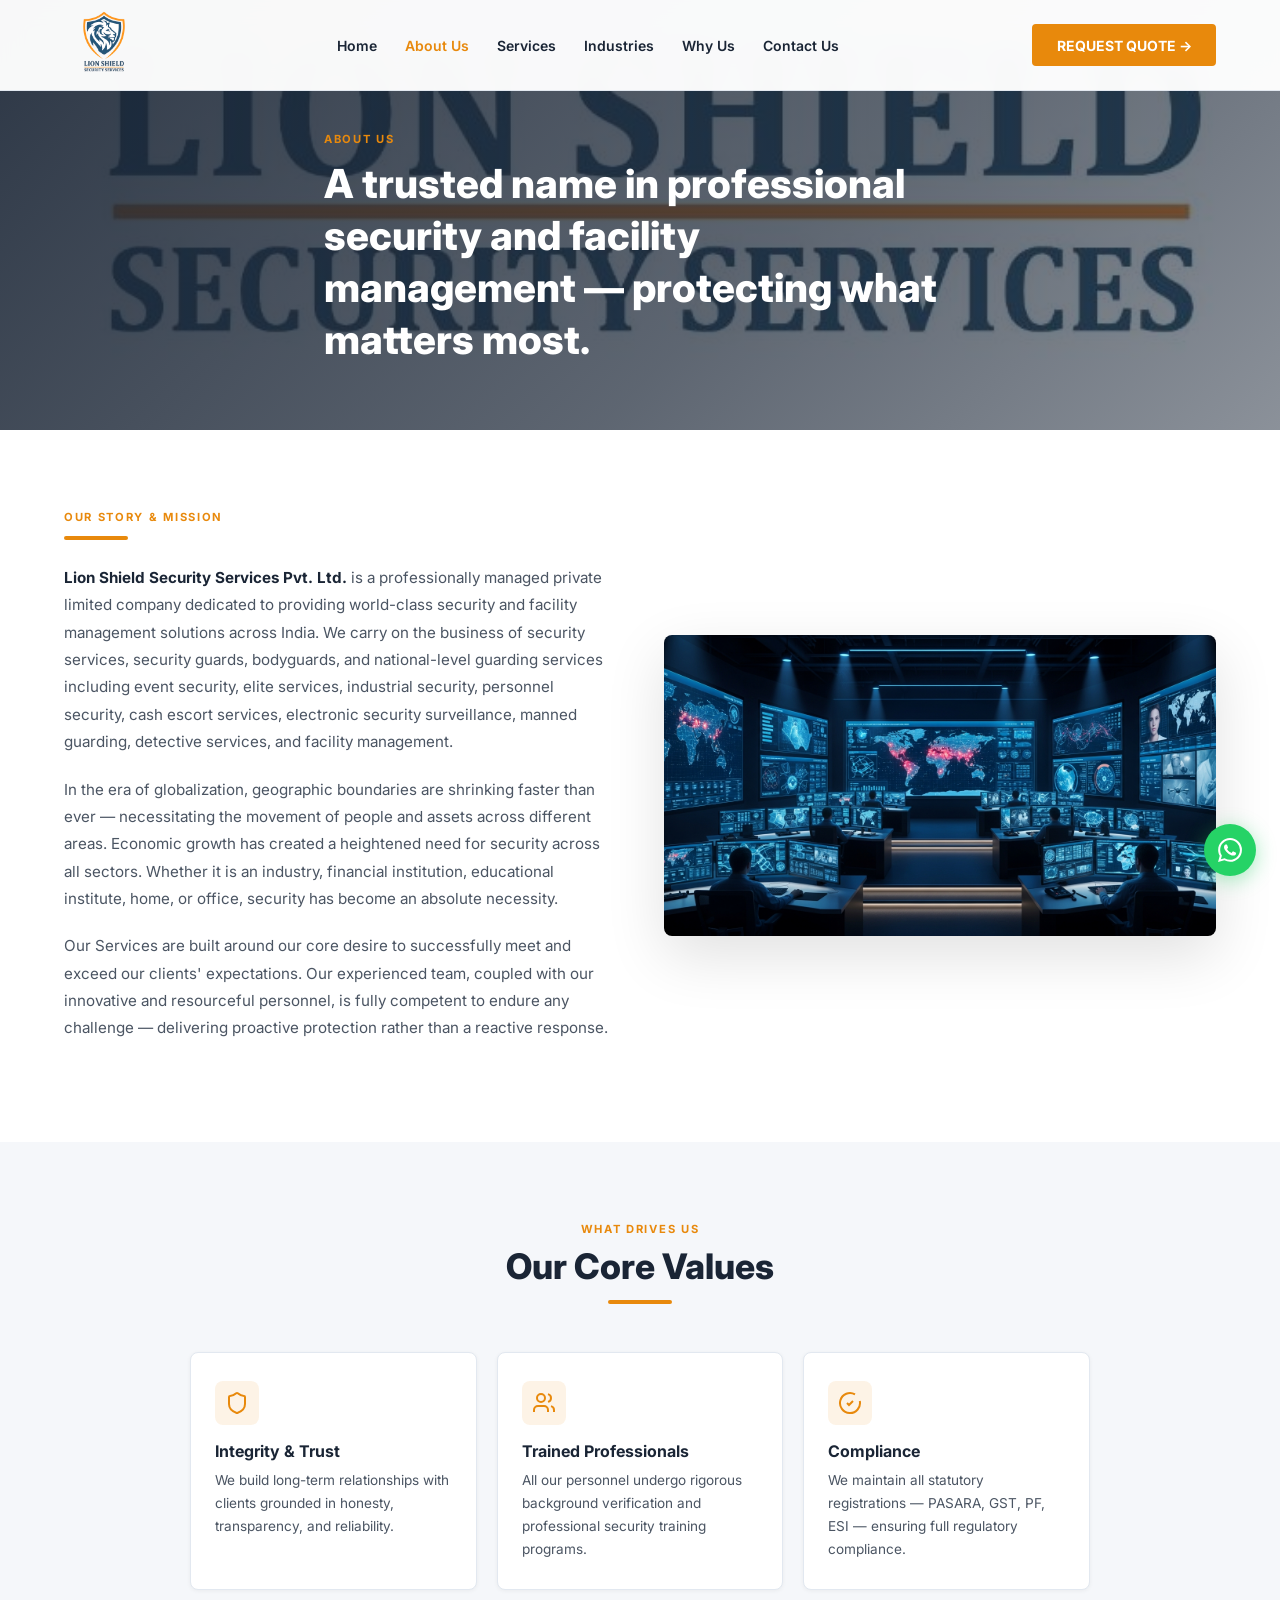
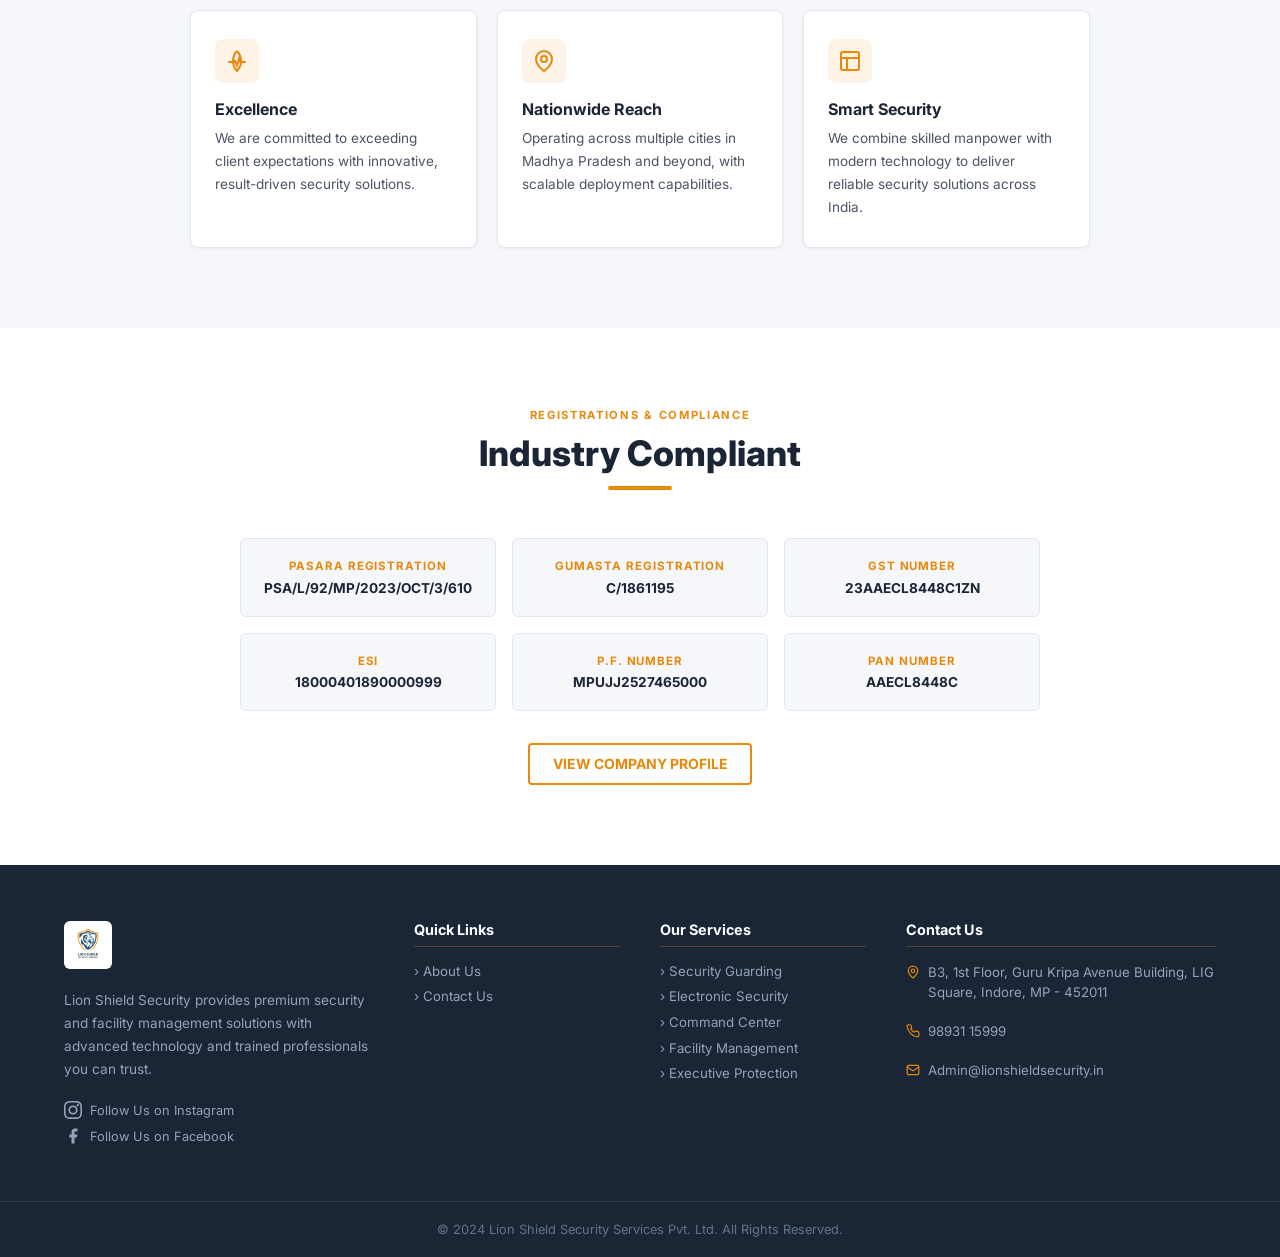
<file: about.html>
<!DOCTYPE html>
<html lang="en">
<head>
  <meta charset="UTF-8" />
  <meta name="viewport" content="width=device-width, initial-scale=1.0" />
  <title>About Us — Lion Shield Security</title>
  <link rel="icon" type="image/svg+xml" href="favicon.svg" />
  <link rel="preconnect" href="https://fonts.googleapis.com" />
  <link rel="preconnect" href="https://fonts.gstatic.com" crossorigin />
  <link href="https://fonts.googleapis.com/css2?family=Inter:wght@400;500;600;700;800;900&display=swap" rel="stylesheet" />
  <link rel="stylesheet" href="style.css" />
</head>
<body>

<!-- NAVBAR -->
<header class="navbar" id="navbar">
  <div class="container nav-inner">
    <a href="index.html" class="logo">
      <img src="nav_logo.png" alt="Lion Shield Security" class="logo-img" />
    </a>
    <nav class="nav-links">
      <a href="index.html" class="nav-link">Home</a>
      <a href="about.html" class="nav-link active">About Us</a>
      <a href="index.html#services" class="nav-link">Services</a>
      <a href="index.html#industries" class="nav-link">Industries</a>
      <a href="index.html#why-us" class="nav-link">Why Us</a>
      <a href="contact.html" class="nav-link">Contact Us</a>
    </nav>
    <div class="nav-actions">
      <a href="contact.html" class="btn btn-primary">REQUEST QUOTE →</a>
      <button class="hamburger" id="hamburger" aria-label="Toggle menu">
        <span></span><span></span><span></span>
      </button>
    </div>
  </div>
  <div class="mobile-menu" id="mobileMenu">
    <a href="index.html" class="mobile-link">Home</a>
    <a href="about.html" class="mobile-link">About Us</a>
    <a href="index.html#services" class="mobile-link">Services</a>
    <a href="index.html#industries" class="mobile-link">Industries</a>
    <a href="index.html#why-us" class="mobile-link">Why Us</a>
    <a href="contact.html" class="mobile-link">Contact Us</a>
  </div>
</header>

<!-- PAGE HERO -->
<section class="page-hero">
  <div class="page-hero-bg">
    <img src="assets/hero2.jpeg" alt="About Lion Shield" />
    <div class="hero-overlay"></div>
  </div>
  <div class="container page-hero-content">
    <div class="section-label">About Us</div>
    <h1 class="page-hero-title">A trusted name in professional security and facility management — protecting what matters most.</h1>
  </div>
</section>

<!-- OUR STORY -->
<section class="section-pad bg-white">
  <div class="container story-grid">
    <div class="story-content fade-in">
      <div class="section-label">Our Story & Mission</div>
      <div class="title-bar"></div>
      <div class="story-text">
        <p><strong>Lion Shield Security Services Pvt. Ltd.</strong> is a professionally managed private limited company dedicated to providing world-class security and facility management solutions across India. We carry on the business of security services, security guards, bodyguards, and national-level guarding services including event security, elite services, industrial security, personnel security, cash escort services, electronic security surveillance, manned guarding, detective services, and facility management.</p>
        <p>In the era of globalization, geographic boundaries are shrinking faster than ever — necessitating the movement of people and assets across different areas. Economic growth has created a heightened need for security across all sectors. Whether it is an industry, financial institution, educational institute, home, or office, security has become an absolute necessity.</p>
        <p>Our Services are built around our core desire to successfully meet and exceed our clients' expectations. Our experienced team, coupled with our innovative and resourceful personnel, is fully competent to endure any challenge — delivering proactive protection rather than a reactive response.</p>
      </div>
    </div>
    <div class="story-image fade-in">
      <img src="images/command-center.png" alt="Command Center Operations" />
    </div>
  </div>
</section>

<!-- CORE VALUES -->
<section class="section-pad bg-light">
  <div class="container">
    <div class="section-header">
      <div class="section-label">What Drives Us</div>
      <h2 class="section-title">Our Core Values</h2>
      <div class="title-bar mx-auto"></div>
    </div>
    <div class="values-grid">
      <div class="value-card fade-in">
        <div class="value-icon">
          <svg viewBox="0 0 24 24" fill="none" stroke="currentColor" stroke-width="2"><path d="M20 13c0 5-3.5 7.5-7.66 8.95a1 1 0 0 1-.67-.01C7.5 20.5 4 18 4 13V6a1 1 0 0 1 1-1c2 0 4.5-1.2 6.24-2.72a1.17 1.17 0 0 1 1.52 0C14.51 3.81 17 5 19 5a1 1 0 0 1 1 1z"/></svg>
        </div>
        <h3>Integrity & Trust</h3>
        <p>We build long-term relationships with clients grounded in honesty, transparency, and reliability.</p>
      </div>
      <div class="value-card fade-in">
        <div class="value-icon">
          <svg viewBox="0 0 24 24" fill="none" stroke="currentColor" stroke-width="2"><path d="M16 21v-2a4 4 0 0 0-4-4H6a4 4 0 0 0-4 4v2"/><circle cx="9" cy="7" r="4"/><path d="M22 21v-2a4 4 0 0 0-3-3.87"/><path d="M16 3.128a4 4 0 0 1 0 7.744"/></svg>
        </div>
        <h3>Trained Professionals</h3>
        <p>All our personnel undergo rigorous background verification and professional security training programs.</p>
      </div>
      <div class="value-card fade-in">
        <div class="value-icon">
          <svg viewBox="0 0 24 24" fill="none" stroke="currentColor" stroke-width="2"><path d="M21.801 10A10 10 0 1 1 17 3.335"/><path d="m9 12 2 2 4-4"/></svg>
        </div>
        <h3>Compliance</h3>
        <p>We maintain all statutory registrations — PASARA, GST, PF, ESI — ensuring full regulatory compliance.</p>
      </div>
      <div class="value-card fade-in">
        <div class="value-icon">
          <svg viewBox="0 0 24 24" fill="none" stroke="currentColor" stroke-width="2"><path d="M3.22 13H9.5l.5-1 2 4.5 2-7 1.5 3.5h5.27"/><path d="M12 2a14.5 14.5 0 0 0 0 20 14.5 14.5 0 0 0 0-20"/></svg>
        </div>
        <h3>Excellence</h3>
        <p>We are committed to exceeding client expectations with innovative, result-driven security solutions.</p>
      </div>
      <div class="value-card fade-in">
        <div class="value-icon">
          <svg viewBox="0 0 24 24" fill="none" stroke="currentColor" stroke-width="2"><path d="M20 10c0 4.993-5.539 10.193-7.399 11.799a1 1 0 0 1-1.202 0C9.539 20.193 4 14.993 4 10a8 8 0 0 1 16 0"/><circle cx="12" cy="10" r="3"/></svg>
        </div>
        <h3>Nationwide Reach</h3>
        <p>Operating across multiple cities in Madhya Pradesh and beyond, with scalable deployment capabilities.</p>
      </div>
      <div class="value-card fade-in">
        <div class="value-icon">
          <svg viewBox="0 0 24 24" fill="none" stroke="currentColor" stroke-width="2"><rect width="18" height="18" x="3" y="3" rx="2"/><path d="M3 9h18M9 21V9"/></svg>
        </div>
        <h3>Smart Security</h3>
        <p>We combine skilled manpower with modern technology to deliver reliable security solutions across India.</p>
      </div>
    </div>
  </div>
</section>

<!-- REGISTRATIONS -->
<section class="section-pad bg-white">
  <div class="container">
    <div class="section-header">
      <div class="section-label">Registrations & Compliance</div>
      <h2 class="section-title">Industry Compliant</h2>
      <div class="title-bar mx-auto"></div>
    </div>
    <div class="reg-grid">
      <div class="reg-card fade-in">
        <div class="reg-label">PASARA Registration</div>
        <div class="reg-value">PSA/L/92/MP/2023/OCT/3/610</div>
      </div>
      <div class="reg-card fade-in">
        <div class="reg-label">Gumasta Registration</div>
        <div class="reg-value">C/1861195</div>
      </div>
      <div class="reg-card fade-in">
        <div class="reg-label">GST Number</div>
        <div class="reg-value">23AAECL8448C1ZN</div>
      </div>
      <div class="reg-card fade-in">
        <div class="reg-label">ESI</div>
        <div class="reg-value">18000401890000999</div>
      </div>
      <div class="reg-card fade-in">
        <div class="reg-label">P.F. Number</div>
        <div class="reg-value">MPUJJ2527465000</div>
      </div>
      <div class="reg-card fade-in">
        <div class="reg-label">PAN Number</div>
        <div class="reg-value">AAECL8448C</div>
      </div>
    </div>
    <div class="reg-cta">
      <a href="#" class="btn btn-outline-dark">VIEW COMPANY PROFILE</a>
    </div>
  </div>
</section>


<!-- FOOTER -->
<footer class="footer">
  <div class="container footer-grid">
    <div class="footer-brand">
      <div class="logo footer-logo">
        <img src="nav_logo.png" alt="Lion Shield Security" class="logo-img" />
      </div>
      <p>Lion Shield Security provides premium security and facility management solutions with advanced technology and trained professionals you can trust.</p>
      <a href="https://www.instagram.com/lion_shield_mp?igsh=a2U0Y2tpaGhpNG1w" target="_blank" class="footer-social">
        <svg width="18" height="18" viewBox="0 0 24 24" fill="currentColor"><path d="M12 2.163c3.204 0 3.584.012 4.85.07 3.252.148 4.771 1.691 4.919 4.919.058 1.265.069 1.645.069 4.849 0 3.205-.012 3.584-.069 4.849-.149 3.225-1.664 4.771-4.919 4.919-1.266.058-1.644.07-4.85.07-3.204 0-3.584-.012-4.849-.07-3.26-.149-4.771-1.699-4.919-4.92-.058-1.265-.07-1.644-.07-4.849 0-3.204.013-3.583.07-4.849.149-3.227 1.664-4.771 4.919-4.919 1.266-.057 1.645-.069 4.849-.069zm0-2.163c-3.259 0-3.667.014-4.947.072-4.358.2-6.78 2.618-6.98 6.98-.059 1.281-.073 1.689-.073 4.948 0 3.259.014 3.668.072 4.948.2 4.358 2.618 6.78 6.98 6.98 1.281.058 1.689.072 4.948.072 3.259 0 3.668-.014 4.948-.072 4.354-.2 6.782-2.618 6.979-6.98.059-1.28.073-1.689.073-4.948 0-3.259-.014-3.667-.072-4.947-.196-4.354-2.617-6.78-6.979-6.98-1.281-.059-1.69-.073-4.949-.073zm0 5.838c-3.403 0-6.162 2.759-6.162 6.162s2.759 6.163 6.162 6.163 6.162-2.759 6.162-6.163c0-3.403-2.759-6.162-6.162-6.162zm0 10.162c-2.209 0-4-1.79-4-4 0-2.209 1.791-4 4-4s4 1.791 4 4c0 2.21-1.791 4-4 4zm6.406-11.845c-.796 0-1.441.645-1.441 1.44s.645 1.44 1.441 1.44c.795 0 1.439-.645 1.439-1.44s-.644-1.44-1.439-1.44z"/></svg>
        Follow Us on Instagram
      </a>
      <a href="https://www.facebook.com/profile.php?id=61590416889529" target="_blank" class="footer-social">
        <svg width="18" height="18" viewBox="0 0 24 24" fill="currentColor"><path d="M18 2h-3a5 5 0 0 0-5 5v3H7v4h3v8h4v-8h3l1-4h-4V7a1 1 0 0 1 1-1h3z"/></svg>
        Follow Us on Facebook
      </a>
    </div>
    <div class="footer-col">
      <h4>Quick Links</h4>
      <ul>
        <li><a href="about.html">› About Us</a></li>
        <li><a href="contact.html">› Contact Us</a></li>
      </ul>
    </div>
    <div class="footer-col">
      <h4>Our Services</h4>
      <ul>
        <li><a href="index.html#services">› Security Guarding</a></li>
        <li><a href="index.html#services">› Electronic Security</a></li>
        <li><a href="index.html#services">› Command Center</a></li>
        <li><a href="index.html#services">› Facility Management</a></li>
        <li><a href="index.html#services">› Executive Protection</a></li>
      </ul>
    </div>
    <div class="footer-col">
      <h4>Contact Us</h4>
      <ul class="footer-contact">
        <li>
          <svg width="14" height="14" viewBox="0 0 24 24" fill="none" stroke="#E8890C" stroke-width="2"><path d="M20 10c0 4.993-5.539 10.193-7.399 11.799a1 1 0 0 1-1.202 0C9.539 20.193 4 14.993 4 10a8 8 0 0 1 16 0"/><circle cx="12" cy="10" r="3"/></svg>
          B3, 1st Floor, Guru Kripa Avenue Building, LIG Square, Indore, MP - 452011
        </li>
        <li>
          <svg width="14" height="14" viewBox="0 0 24 24" fill="none" stroke="#E8890C" stroke-width="2"><path d="M22 16.92v3a2 2 0 0 1-2.18 2 19.79 19.79 0 0 1-8.63-3.07A19.5 19.5 0 0 1 4.99 12 19.79 19.79 0 0 1 1.88 3.4 2 2 0 0 1 3.89 1.25h3a2 2 0 0 1 2 1.72 12.84 12.84 0 0 0 .7 2.81 2 2 0 0 1-.45 2.11L8.09 8a16 16 0 0 0 6 6l1.27-1.27a2 2 0 0 1 2.11-.45 12.84 12.84 0 0 0 2.81.7A2 2 0 0 1 22 14.92z"/></svg>
          <a href="tel:9893115999">98931 15999</a>
        </li>
        <li>
          <svg width="14" height="14" viewBox="0 0 24 24" fill="none" stroke="#E8890C" stroke-width="2"><rect width="20" height="16" x="2" y="4" rx="2"/><path d="m22 7-8.97 5.7a1.94 1.94 0 0 1-2.06 0L2 7"/></svg>
          <a href="mailto:Admin@lionshieldsecurity.in">Admin@lionshieldsecurity.in</a>
        </li>
      </ul>
    </div>
  </div>
  <div class="footer-bottom">
    <div class="container">
      <p>© 2024 Lion Shield Security Services Pvt. Ltd. All Rights Reserved.</p>
    </div>
  </div>
</footer>

<a href="https://wa.me/919893115999?text=Hi%2C%20I%20would%20like%20to%20enquire%20about%20your%20security%20services." target="_blank" class="whatsapp-float" aria-label="WhatsApp">
  <svg width="24" height="24" viewBox="0 0 24 24" fill="currentColor"><path d="M17.472 14.382c-.297-.149-1.758-.867-2.03-.967-.273-.099-.471-.148-.67.15-.197.297-.767.966-.94 1.164-.173.199-.347.223-.644.075-.297-.15-1.255-.463-2.39-1.475-.883-.788-1.48-1.761-1.653-2.059-.173-.297-.018-.458.13-.606.134-.133.298-.347.446-.52.149-.174.198-.298.298-.497.099-.198.05-.371-.025-.52-.075-.149-.669-1.612-.916-2.207-.242-.579-.487-.5-.669-.51-.173-.008-.371-.01-.57-.01-.198 0-.52.074-.792.372-.272.297-1.04 1.016-1.04 2.479 0 1.462 1.065 2.875 1.213 3.074.149.198 2.096 3.2 5.077 4.487.709.306 1.262.489 1.694.625.712.227 1.36.195 1.871.118.571-.085 1.758-.719 2.006-1.413.248-.694.248-1.289.173-1.413-.074-.124-.272-.198-.57-.347m-5.421 7.403h-.004a9.87 9.87 0 0 1-5.031-1.378l-.361-.214-3.741.982.998-3.648-.235-.374a9.86 9.86 0 0 1-1.51-5.26c.001-5.45 4.436-9.884 9.888-9.884 2.64 0 5.122 1.03 6.988 2.898a9.825 9.825 0 0 1 2.893 6.994c-.003 5.45-4.437 9.884-9.885 9.884m8.413-18.297A11.815 11.815 0 0 0 12.05 0C5.495 0 .16 5.335.157 11.892c0 2.096.547 4.142 1.588 5.945L.057 24l6.305-1.654a11.882 11.882 0 0 0 5.683 1.448h.005c6.554 0 11.89-5.335 11.893-11.893a11.821 11.821 0 0 0-3.48-8.413z"/></svg>
</a>

<script src="main.js"></script>
</body>
</html>
</file>
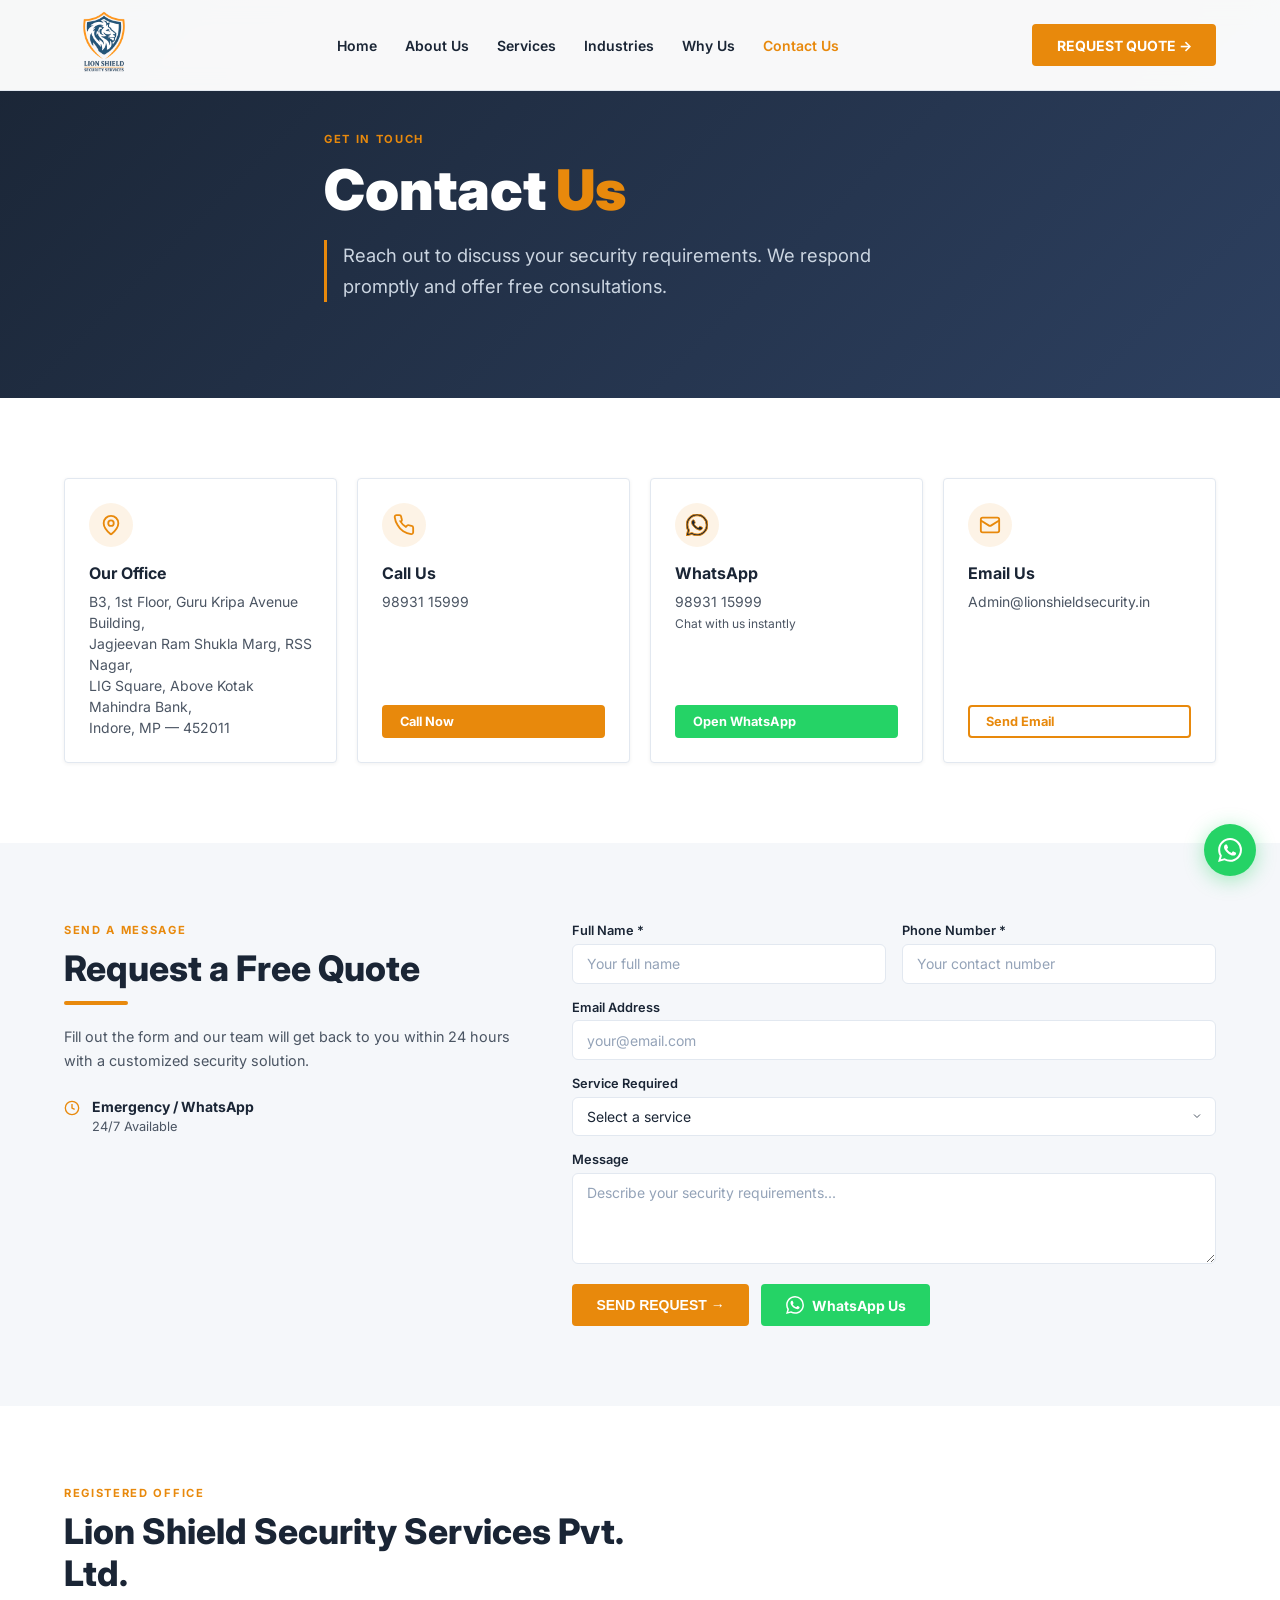
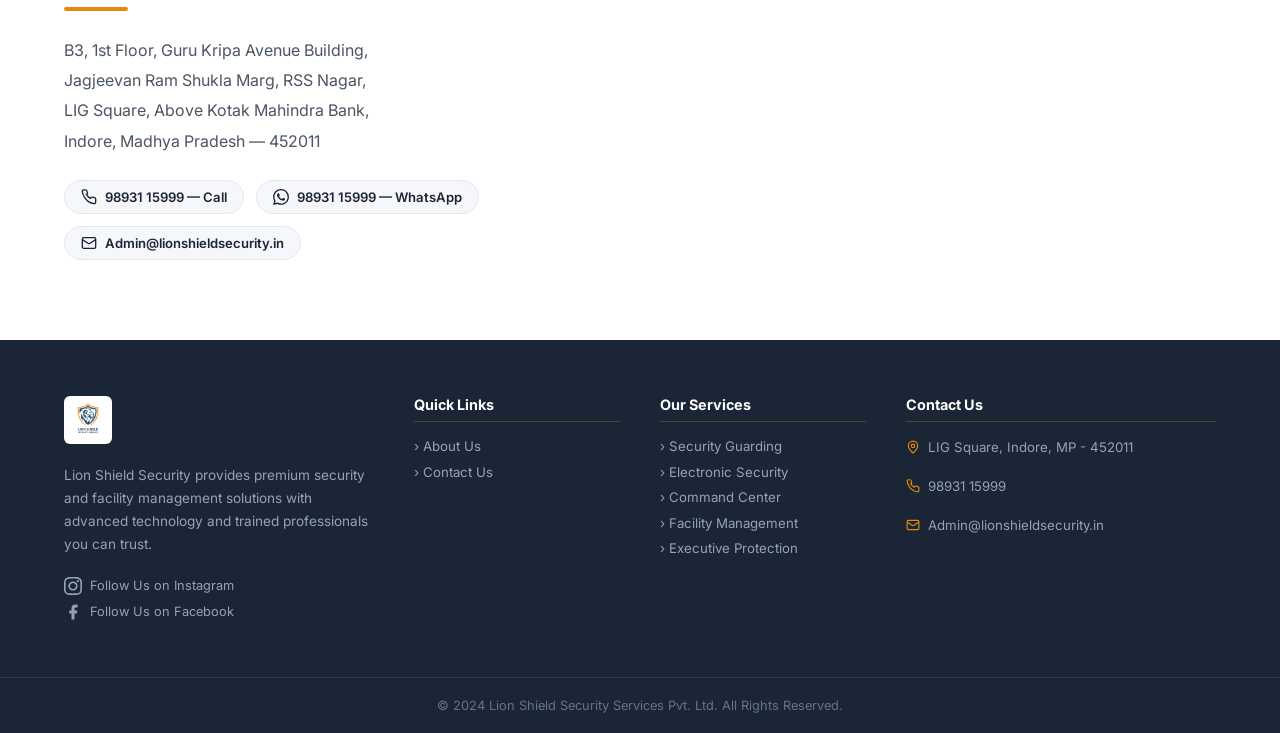
<file: contact.html>
<!DOCTYPE html>
<html lang="en">
<head>
  <meta charset="UTF-8" />
  <meta name="viewport" content="width=device-width, initial-scale=1.0" />
  <title>Contact Us — Lion Shield Security</title>
  <link rel="icon" type="image/svg+xml" href="favicon.svg" />
  <link rel="preconnect" href="https://fonts.googleapis.com" />
  <link rel="preconnect" href="https://fonts.gstatic.com" crossorigin />
  <link href="https://fonts.googleapis.com/css2?family=Inter:wght@400;500;600;700;800;900&display=swap" rel="stylesheet" />
  <link rel="stylesheet" href="style.css" />
</head>
<body>

<!-- NAVBAR -->
<header class="navbar" id="navbar">
  <div class="container nav-inner">
    <a href="index.html" class="logo">
      <img src="nav_logo.png" alt="Lion Shield Security" class="logo-img" />
    </a>
    <nav class="nav-links">
      <a href="index.html" class="nav-link">Home</a>
      <a href="about.html" class="nav-link">About Us</a>
      <a href="index.html#services" class="nav-link">Services</a>
      <a href="index.html#industries" class="nav-link">Industries</a>
      <a href="index.html#why-us" class="nav-link">Why Us</a>
      <a href="contact.html" class="nav-link active">Contact Us</a>
    </nav>
    <div class="nav-actions">
      <a href="contact.html" class="btn btn-primary">REQUEST QUOTE →</a>
      <button class="hamburger" id="hamburger" aria-label="Toggle menu">
        <span></span><span></span><span></span>
      </button>
    </div>
  </div>
  <div class="mobile-menu" id="mobileMenu">
    <a href="index.html" class="mobile-link">Home</a>
    <a href="about.html" class="mobile-link">About Us</a>
    <a href="index.html#services" class="mobile-link">Services</a>
    <a href="index.html#industries" class="mobile-link">Industries</a>
    <a href="index.html#why-us" class="mobile-link">Why Us</a>
    <a href="contact.html" class="mobile-link">Contact Us</a>
  </div>
</header>

<!-- PAGE HERO -->
<section class="contact-hero">
  <div class="container contact-hero-content">
    <div class="section-label text-accent">Get In Touch</div>
    <h1>Contact <span class="text-accent">Us</span></h1>
    <p class="hero-desc">Reach out to discuss your security requirements. We respond promptly and offer free consultations.</p>
  </div>
</section>

<!-- CONTACT CARDS -->
<section class="section-pad bg-white">
  <div class="container">
    <div class="contact-cards">
      <div class="contact-card fade-in">
        <div class="contact-icon">
          <svg viewBox="0 0 24 24" fill="none" stroke="currentColor" stroke-width="2"><path d="M20 10c0 4.993-5.539 10.193-7.399 11.799a1 1 0 0 1-1.202 0C9.539 20.193 4 14.993 4 10a8 8 0 0 1 16 0"/><circle cx="12" cy="10" r="3"/></svg>
        </div>
        <h3>Our Office</h3>
        <p>B3, 1st Floor, Guru Kripa Avenue Building,<br>Jagjeevan Ram Shukla Marg, RSS Nagar,<br>LIG Square, Above Kotak Mahindra Bank,<br>Indore, MP — 452011</p>
      </div>
      <div class="contact-card fade-in">
        <div class="contact-icon">
          <svg viewBox="0 0 24 24" fill="none" stroke="currentColor" stroke-width="2"><path d="M22 16.92v3a2 2 0 0 1-2.18 2 19.79 19.79 0 0 1-8.63-3.07A19.5 19.5 0 0 1 4.99 12 19.79 19.79 0 0 1 1.88 3.4 2 2 0 0 1 3.89 1.25h3a2 2 0 0 1 2 1.72 12.84 12.84 0 0 0 .7 2.81 2 2 0 0 1-.45 2.11L8.09 8a16 16 0 0 0 6 6l1.27-1.27a2 2 0 0 1 2.11-.45 12.84 12.84 0 0 0 2.81.7A2 2 0 0 1 22 14.92z"/></svg>
        </div>
        <h3>Call Us</h3>
        <p>98931 15999</p>
        <a href="tel:9893115999" class="btn btn-primary btn-sm">Call Now</a>
      </div>
      <div class="contact-card fade-in">
        <div class="contact-icon">
          <svg viewBox="0 0 24 24" fill="currentColor"><path d="M17.472 14.382c-.297-.149-1.758-.867-2.03-.967-.273-.099-.471-.148-.67.15-.197.297-.767.966-.94 1.164-.173.199-.347.223-.644.075-.297-.15-1.255-.463-2.39-1.475-.883-.788-1.48-1.761-1.653-2.059-.173-.297-.018-.458.13-.606.134-.133.298-.347.446-.52.149-.174.198-.298.298-.497.099-.198.05-.371-.025-.52-.075-.149-.669-1.612-.916-2.207-.242-.579-.487-.5-.669-.51-.173-.008-.371-.01-.57-.01-.198 0-.52.074-.792.372-.272.297-1.04 1.016-1.04 2.479 0 1.462 1.065 2.875 1.213 3.074.149.198 2.096 3.2 5.077 4.487.709.306 1.262.489 1.694.625.712.227 1.36.195 1.871.118.571-.085 1.758-.719 2.006-1.413.248-.694.248-1.289.173-1.413-.074-.124-.272-.198-.57-.347m-5.421 7.403h-.004a9.87 9.87 0 0 1-5.031-1.378l-.361-.214-3.741.982.998-3.648-.235-.374a9.86 9.86 0 0 1-1.51-5.26c.001-5.45 4.436-9.884 9.888-9.884 2.64 0 5.122 1.03 6.988 2.898a9.825 9.825 0 0 1 2.893 6.994c-.003 5.45-4.437 9.884-9.885 9.884m8.413-18.297A11.815 11.815 0 0 0 12.05 0C5.495 0 .16 5.335.157 11.892c0 2.096.547 4.142 1.588 5.945L.057 24l6.305-1.654a11.882 11.882 0 0 0 5.683 1.448h.005c6.554 0 11.89-5.335 11.893-11.893a11.821 11.821 0 0 0-3.48-8.413z"/></svg>
        </div>
        <h3>WhatsApp</h3>
        <p>98931 15999<br><small>Chat with us instantly</small></p>
        <a href="https://wa.me/919893115999" target="_blank" class="btn btn-whatsapp btn-sm">Open WhatsApp</a>
      </div>
      <div class="contact-card fade-in">
        <div class="contact-icon">
          <svg viewBox="0 0 24 24" fill="none" stroke="currentColor" stroke-width="2"><rect width="20" height="16" x="2" y="4" rx="2"/><path d="m22 7-8.97 5.7a1.94 1.94 0 0 1-2.06 0L2 7"/></svg>
        </div>
        <h3>Email Us</h3>
        <p>Admin@lionshieldsecurity.in</p>
        <a href="mailto:Admin@lionshieldsecurity.in" class="btn btn-outline-dark btn-sm">Send Email</a>
      </div>
    </div>
  </div>
</section>

<!-- CONTACT FORM -->
<section class="section-pad bg-light">
  <div class="container">
    <div class="form-section">
      <div class="form-info fade-in">
        <div class="section-label">Send a Message</div>
        <h2 class="section-title">Request a Free Quote</h2>
        <div class="title-bar"></div>
        <p>Fill out the form and our team will get back to you within 24 hours with a customized security solution.</p>
        <div class="info-hours">
          <div class="info-hour">
            <svg width="16" height="16" viewBox="0 0 24 24" fill="none" stroke="#E8890C" stroke-width="2"><circle cx="12" cy="12" r="10"/><path d="M12 6v6l4 2"/></svg>
            <div>
              <strong>Emergency / WhatsApp</strong>
              <span>24/7 Available</span>
            </div>
          </div>
        </div>
      </div>
      <form class="contact-form fade-in">
        <div class="form-row">
          <div class="form-group">
            <label>Full Name *</label>
            <input type="text" class="form-input" placeholder="Your full name" required />
          </div>
          <div class="form-group">
            <label>Phone Number *</label>
            <input type="tel" class="form-input" placeholder="Your contact number" required />
          </div>
        </div>
        <div class="form-group">
          <label>Email Address</label>
          <input type="email" class="form-input" placeholder="your@email.com" />
        </div>
        <div class="form-group">
          <label>Service Required</label>
          <select class="form-input form-select">
            <option value="">Select a service</option>
            <option>Security Guarding</option>
            <option>Electronic Security</option>
            <option>Command & Control Center</option>
            <option>Facility Management</option>
            <option>Risk & Compliance</option>
            <option>Executive Protection</option>
          </select>
        </div>
        <div class="form-group">
          <label>Message</label>
          <textarea class="form-input form-textarea" rows="4" placeholder="Describe your security requirements..."></textarea>
        </div>
        <div class="form-btns">
          <button type="submit" class="btn btn-primary">SEND REQUEST →</button>
          <a href="https://wa.me/919893115999?text=Hi%2C%20I%20would%20like%20to%20enquire%20about%20your%20security%20services." target="_blank" class="btn btn-whatsapp">
            <svg width="18" height="18" viewBox="0 0 24 24" fill="currentColor"><path d="M17.472 14.382c-.297-.149-1.758-.867-2.03-.967-.273-.099-.471-.148-.67.15-.197.297-.767.966-.94 1.164-.173.199-.347.223-.644.075-.297-.15-1.255-.463-2.39-1.475-.883-.788-1.48-1.761-1.653-2.059-.173-.297-.018-.458.13-.606.134-.133.298-.347.446-.52.149-.174.198-.298.298-.497.099-.198.05-.371-.025-.52-.075-.149-.669-1.612-.916-2.207-.242-.579-.487-.5-.669-.51-.173-.008-.371-.01-.57-.01-.198 0-.52.074-.792.372-.272.297-1.04 1.016-1.04 2.479 0 1.462 1.065 2.875 1.213 3.074.149.198 2.096 3.2 5.077 4.487.709.306 1.262.489 1.694.625.712.227 1.36.195 1.871.118.571-.085 1.758-.719 2.006-1.413.248-.694.248-1.289.173-1.413-.074-.124-.272-.198-.57-.347m-5.421 7.403h-.004a9.87 9.87 0 0 1-5.031-1.378l-.361-.214-3.741.982.998-3.648-.235-.374a9.86 9.86 0 0 1-1.51-5.26c.001-5.45 4.436-9.884 9.888-9.884 2.64 0 5.122 1.03 6.988 2.898a9.825 9.825 0 0 1 2.893 6.994c-.003 5.45-4.437 9.884-9.885 9.884m8.413-18.297A11.815 11.815 0 0 0 12.05 0C5.495 0 .16 5.335.157 11.892c0 2.096.547 4.142 1.588 5.945L.057 24l6.305-1.654a11.882 11.882 0 0 0 5.683 1.448h.005c6.554 0 11.89-5.335 11.893-11.893a11.821 11.821 0 0 0-3.48-8.413z"/></svg>
            WhatsApp Us
          </a>
        </div>
      </form>
    </div>
  </div>
</section>

<!-- REGISTERED OFFICE -->
<section class="section-pad bg-white">
  <div class="container reg-office">
    <div class="reg-office-content fade-in">
      <div class="section-label">Registered Office</div>
      <h2 class="section-title">Lion Shield Security Services Pvt. Ltd.</h2>
      <div class="title-bar"></div>
      <address>
        B3, 1st Floor, Guru Kripa Avenue Building,<br>
        Jagjeevan Ram Shukla Marg, RSS Nagar,<br>
        LIG Square, Above Kotak Mahindra Bank,<br>
        Indore, Madhya Pradesh — 452011
      </address>
      <div class="reg-office-contacts">
        <a href="tel:9893115999" class="contact-chip">
          <svg width="16" height="16" viewBox="0 0 24 24" fill="none" stroke="currentColor" stroke-width="2"><path d="M22 16.92v3a2 2 0 0 1-2.18 2 19.79 19.79 0 0 1-8.63-3.07A19.5 19.5 0 0 1 4.99 12 19.79 19.79 0 0 1 1.88 3.4 2 2 0 0 1 3.89 1.25h3a2 2 0 0 1 2 1.72 12.84 12.84 0 0 0 .7 2.81 2 2 0 0 1-.45 2.11L8.09 8a16 16 0 0 0 6 6l1.27-1.27a2 2 0 0 1 2.11-.45 12.84 12.84 0 0 0 2.81.7A2 2 0 0 1 22 14.92z"/></svg>
          98931 15999 — Call
        </a>
        <a href="https://wa.me/919893115999" target="_blank" class="contact-chip">
          <svg width="16" height="16" viewBox="0 0 24 24" fill="currentColor"><path d="M17.472 14.382c-.297-.149-1.758-.867-2.03-.967-.273-.099-.471-.148-.67.15-.197.297-.767.966-.94 1.164-.173.199-.347.223-.644.075-.297-.15-1.255-.463-2.39-1.475-.883-.788-1.48-1.761-1.653-2.059-.173-.297-.018-.458.13-.606.134-.133.298-.347.446-.52.149-.174.198-.298.298-.497.099-.198.05-.371-.025-.52-.075-.149-.669-1.612-.916-2.207-.242-.579-.487-.5-.669-.51-.173-.008-.371-.01-.57-.01-.198 0-.52.074-.792.372-.272.297-1.04 1.016-1.04 2.479 0 1.462 1.065 2.875 1.213 3.074.149.198 2.096 3.2 5.077 4.487.709.306 1.262.489 1.694.625.712.227 1.36.195 1.871.118.571-.085 1.758-.719 2.006-1.413.248-.694.248-1.289.173-1.413-.074-.124-.272-.198-.57-.347m-5.421 7.403h-.004a9.87 9.87 0 0 1-5.031-1.378l-.361-.214-3.741.982.998-3.648-.235-.374a9.86 9.86 0 0 1-1.51-5.26c.001-5.45 4.436-9.884 9.888-9.884 2.64 0 5.122 1.03 6.988 2.898a9.825 9.825 0 0 1 2.893 6.994c-.003 5.45-4.437 9.884-9.885 9.884m8.413-18.297A11.815 11.815 0 0 0 12.05 0C5.495 0 .16 5.335.157 11.892c0 2.096.547 4.142 1.588 5.945L.057 24l6.305-1.654a11.882 11.882 0 0 0 5.683 1.448h.005c6.554 0 11.89-5.335 11.893-11.893a11.821 11.821 0 0 0-3.48-8.413z"/></svg>
          98931 15999 — WhatsApp
        </a>
        <a href="mailto:Admin@lionshieldsecurity.in" class="contact-chip">
          <svg width="16" height="16" viewBox="0 0 24 24" fill="none" stroke="currentColor" stroke-width="2"><rect width="20" height="16" x="2" y="4" rx="2"/><path d="m22 7-8.97 5.7a1.94 1.94 0 0 1-2.06 0L2 7"/></svg>
          Admin@lionshieldsecurity.in
        </a>
      </div>
    </div>
  </div>
</section>

<!-- FOOTER -->
<footer class="footer">
  <div class="container footer-grid">
    <div class="footer-brand">
      <div class="logo footer-logo">
        <img src="nav_logo.png" alt="Lion Shield Security" class="logo-img" />
      </div>
      <p>Lion Shield Security provides premium security and facility management solutions with advanced technology and trained professionals you can trust.</p>
      <a href="https://www.instagram.com/lion_shield_mp?igsh=a2U0Y2tpaGhpNG1w" target="_blank" class="footer-social">
        <svg width="18" height="18" viewBox="0 0 24 24" fill="currentColor"><path d="M12 2.163c3.204 0 3.584.012 4.85.07 3.252.148 4.771 1.691 4.919 4.919.058 1.265.069 1.645.069 4.849 0 3.205-.012 3.584-.069 4.849-.149 3.225-1.664 4.771-4.919 4.919-1.266.058-1.644.07-4.85.07-3.204 0-3.584-.012-4.849-.07-3.26-.149-4.771-1.699-4.919-4.92-.058-1.265-.07-1.644-.07-4.849 0-3.204.013-3.583.07-4.849.149-3.227 1.664-4.771 4.919-4.919 1.266-.057 1.645-.069 4.849-.069zm0-2.163c-3.259 0-3.667.014-4.947.072-4.358.2-6.78 2.618-6.98 6.98-.059 1.281-.073 1.689-.073 4.948 0 3.259.014 3.668.072 4.948.2 4.358 2.618 6.78 6.98 6.98 1.281.058 1.689.072 4.948.072 3.259 0 3.668-.014 4.948-.072 4.354-.2 6.782-2.618 6.979-6.98.059-1.28.073-1.689.073-4.948 0-3.259-.014-3.667-.072-4.947-.196-4.354-2.617-6.78-6.979-6.98-1.281-.059-1.69-.073-4.949-.073zm0 5.838c-3.403 0-6.162 2.759-6.162 6.162s2.759 6.163 6.162 6.163 6.162-2.759 6.162-6.163c0-3.403-2.759-6.162-6.162-6.162zm0 10.162c-2.209 0-4-1.79-4-4 0-2.209 1.791-4 4-4s4 1.791 4 4c0 2.21-1.791 4-4 4zm6.406-11.845c-.796 0-1.441.645-1.441 1.44s.645 1.44 1.441 1.44c.795 0 1.439-.645 1.439-1.44s-.644-1.44-1.439-1.44z"/></svg>
        Follow Us on Instagram
      </a>
      <a href="https://www.facebook.com/profile.php?id=61590416889529" target="_blank" class="footer-social">
        <svg width="18" height="18" viewBox="0 0 24 24" fill="currentColor"><path d="M18 2h-3a5 5 0 0 0-5 5v3H7v4h3v8h4v-8h3l1-4h-4V7a1 1 0 0 1 1-1h3z"/></svg>
        Follow Us on Facebook
      </a>
    </div>
    <div class="footer-col">
      <h4>Quick Links</h4>
      <ul>
        <li><a href="about.html">› About Us</a></li>
        <li><a href="contact.html">› Contact Us</a></li>
      </ul>
    </div>
    <div class="footer-col">
      <h4>Our Services</h4>
      <ul>
        <li><a href="index.html#services">› Security Guarding</a></li>
        <li><a href="index.html#services">› Electronic Security</a></li>
        <li><a href="index.html#services">› Command Center</a></li>
        <li><a href="index.html#services">› Facility Management</a></li>
        <li><a href="index.html#services">› Executive Protection</a></li>
      </ul>
    </div>
    <div class="footer-col">
      <h4>Contact Us</h4>
      <ul class="footer-contact">
        <li>
          <svg width="14" height="14" viewBox="0 0 24 24" fill="none" stroke="#E8890C" stroke-width="2"><path d="M20 10c0 4.993-5.539 10.193-7.399 11.799a1 1 0 0 1-1.202 0C9.539 20.193 4 14.993 4 10a8 8 0 0 1 16 0"/><circle cx="12" cy="10" r="3"/></svg>
          LIG Square, Indore, MP - 452011
        </li>
        <li>
          <svg width="14" height="14" viewBox="0 0 24 24" fill="none" stroke="#E8890C" stroke-width="2"><path d="M22 16.92v3a2 2 0 0 1-2.18 2 19.79 19.79 0 0 1-8.63-3.07A19.5 19.5 0 0 1 4.99 12 19.79 19.79 0 0 1 1.88 3.4 2 2 0 0 1 3.89 1.25h3a2 2 0 0 1 2 1.72 12.84 12.84 0 0 0 .7 2.81 2 2 0 0 1-.45 2.11L8.09 8a16 16 0 0 0 6 6l1.27-1.27a2 2 0 0 1 2.11-.45 12.84 12.84 0 0 0 2.81.7A2 2 0 0 1 22 14.92z"/></svg>
          <a href="tel:9893115999">98931 15999</a>
        </li>
        <li>
          <svg width="14" height="14" viewBox="0 0 24 24" fill="none" stroke="#E8890C" stroke-width="2"><rect width="20" height="16" x="2" y="4" rx="2"/><path d="m22 7-8.97 5.7a1.94 1.94 0 0 1-2.06 0L2 7"/></svg>
          <a href="mailto:Admin@lionshieldsecurity.in">Admin@lionshieldsecurity.in</a>
        </li>
      </ul>
    </div>
  </div>
  <div class="footer-bottom">
    <div class="container">
      <p>© 2024 Lion Shield Security Services Pvt. Ltd. All Rights Reserved.</p>
    </div>
  </div>
</footer>

<a href="https://wa.me/919893115999?text=Hi%2C%20I%20would%20like%20to%20enquire%20about%20your%20security%20services." target="_blank" class="whatsapp-float" aria-label="WhatsApp">
  <svg width="24" height="24" viewBox="0 0 24 24" fill="currentColor"><path d="M17.472 14.382c-.297-.149-1.758-.867-2.03-.967-.273-.099-.471-.148-.67.15-.197.297-.767.966-.94 1.164-.173.199-.347.223-.644.075-.297-.15-1.255-.463-2.39-1.475-.883-.788-1.48-1.761-1.653-2.059-.173-.297-.018-.458.13-.606.134-.133.298-.347.446-.52.149-.174.198-.298.298-.497.099-.198.05-.371-.025-.52-.075-.149-.669-1.612-.916-2.207-.242-.579-.487-.5-.669-.51-.173-.008-.371-.01-.57-.01-.198 0-.52.074-.792.372-.272.297-1.04 1.016-1.04 2.479 0 1.462 1.065 2.875 1.213 3.074.149.198 2.096 3.2 5.077 4.487.709.306 1.262.489 1.694.625.712.227 1.36.195 1.871.118.571-.085 1.758-.719 2.006-1.413.248-.694.248-1.289.173-1.413-.074-.124-.272-.198-.57-.347m-5.421 7.403h-.004a9.87 9.87 0 0 1-5.031-1.378l-.361-.214-3.741.982.998-3.648-.235-.374a9.86 9.86 0 0 1-1.51-5.26c.001-5.45 4.436-9.884 9.888-9.884 2.64 0 5.122 1.03 6.988 2.898a9.825 9.825 0 0 1 2.893 6.994c-.003 5.45-4.437 9.884-9.885 9.884m8.413-18.297A11.815 11.815 0 0 0 12.05 0C5.495 0 .16 5.335.157 11.892c0 2.096.547 4.142 1.588 5.945L.057 24l6.305-1.654a11.882 11.882 0 0 0 5.683 1.448h.005c6.554 0 11.89-5.335 11.893-11.893a11.821 11.821 0 0 0-3.48-8.413z"/></svg>
</a>

<script src="main.js"></script>
</body>
</html>
</file>
<file: style.css>
/* ============================================================
   LION SHIELD SECURITY — style.css
   Colors: Primary #1A2535 (dark navy), Accent #E8890C (orange)
   Light bg #F5F7FA, Border #E2E8F0
   ============================================================ */

*, *::before, *::after { box-sizing: border-box; margin: 0; padding: 0; }

:root {
  --primary: #1A2535;
  --accent: #E8890C;
  --accent-hover: #C97B0A;
  --accent-light: rgba(232,137,12,0.1);
  --light: #F5F7FA;
  --border: #E2E8F0;
  --text: #1A2535;
  --muted: #4B5563;
  --white: #fff;
}

html { scroll-behavior: smooth; }
body { font-family: 'Inter', sans-serif; color: var(--text); background: var(--white); overflow-x: hidden; }

a { text-decoration: none; color: inherit; }
img { display: block; max-width: 100%; }

/* CONTAINER */
.container { max-width: 1200px; margin: 0 auto; padding: 0 1.5rem; }
.section-pad { padding: 4rem 0; }
@media (min-width: 768px) { .section-pad { padding: 5rem 0; } }

/* TYPOGRAPHY UTILITIES */
.text-white { color: #fff; }
.text-gradient { background: linear-gradient(to right, #E8890C, #F5AE58); -webkit-background-clip: text; -webkit-text-fill-color: transparent; background-clip: text; }
.text-accent { color: var(--accent); }
.bg-white { background: var(--white); }
.bg-light { background: var(--light); }
.mx-auto { margin-left: auto; margin-right: auto; }

/* SECTION HEADER */
.section-header { text-align: center; max-width: 680px; margin: 0 auto 3rem; }
.section-label { font-size: 0.7rem; font-weight: 700; letter-spacing: 0.15em; text-transform: uppercase; color: var(--accent); margin-bottom: 0.6rem; }
.section-title { font-size: 1.75rem; font-weight: 800; color: var(--primary); line-height: 1.2; margin-bottom: 0.75rem; }
@media (min-width: 768px) { .section-title { font-size: 2.2rem; } }
.title-bar { width: 4rem; height: 4px; background: var(--accent); border-radius: 2px; }
.title-bar.mx-auto { margin: 0 auto; }

/* BUTTONS */
.btn { display: inline-flex; align-items: center; gap: 0.5rem; padding: 0.65rem 1.4rem; font-size: 0.875rem; font-weight: 700; border-radius: 4px; border: 2px solid transparent; cursor: pointer; transition: all 0.2s; white-space: nowrap; }
.btn-primary { background: var(--accent); color: #fff; border-color: var(--accent); }
.btn-primary:hover { background: var(--accent-hover); border-color: var(--accent-hover); }
.btn-outline { background: transparent; color: #fff; border-color: rgba(255,255,255,0.6); }
.btn-outline:hover { background: rgba(255,255,255,0.1); border-color: #fff; }
.btn-outline-dark { background: transparent; color: var(--accent); border-color: var(--accent); }
.btn-outline-dark:hover { background: var(--accent); color: #fff; }
.btn-whatsapp { background: #25D366; color: #fff; border-color: #25D366; }
.btn-whatsapp:hover { background: #1da851; border-color: #1da851; }
.btn-lg { padding: 0.85rem 1.75rem; font-size: 0.9rem; }
.btn-sm { padding: 0.45rem 1rem; font-size: 0.8rem; }

/* ============================================================
   NAVBAR
   ============================================================ */
.navbar {
  position: fixed; top: 0; left: 0; right: 0; z-index: 100;
  background: rgba(255,255,255,0.97);
  backdrop-filter: blur(12px);
  border-bottom: 1px solid var(--border);
  transition: box-shadow 0.3s;
}
.navbar.scrolled { box-shadow: 0 2px 20px rgba(0,0,0,0.08); }
.nav-inner { display: flex; align-items: center; justify-content: space-between; height: 90px; gap: 1rem; }

.logo { display: flex; align-items: center; }
.logo-img { height: 80px; width: auto; object-fit: contain; display: block; }

.nav-links { display: none; align-items: center; gap: 1.75rem; }
@media (min-width: 1024px) { .nav-links { display: flex; } }
.nav-link { font-size: 0.875rem; font-weight: 600; color: var(--primary); transition: color 0.2s; }
.nav-link:hover, .nav-link.active { color: var(--accent); }

.nav-actions { display: flex; align-items: center; gap: 0.75rem; }
.nav-actions .btn { display: none; }
@media (min-width: 1024px) { .nav-actions .btn { display: inline-flex; } }

.hamburger { display: flex; flex-direction: column; gap: 5px; background: none; border: none; cursor: pointer; padding: 4px; }
.hamburger span { display: block; width: 22px; height: 2px; background: var(--primary); border-radius: 2px; transition: all 0.3s; }
.hamburger.open span:nth-child(1) { transform: translateY(7px) rotate(45deg); }
.hamburger.open span:nth-child(2) { opacity: 0; }
.hamburger.open span:nth-child(3) { transform: translateY(-7px) rotate(-45deg); }
@media (min-width: 1024px) { .hamburger { display: none; } }

.mobile-menu { display: none; flex-direction: column; padding: 0.5rem 1.5rem 1rem; border-top: 1px solid var(--border); background: var(--white); }
.mobile-menu.open { display: flex; }
.mobile-link { padding: 0.75rem 0; font-size: 1rem; font-weight: 600; color: var(--primary); border-bottom: 1px solid var(--border); transition: color 0.2s; }
.mobile-link:last-child { border-bottom: none; }
.mobile-link:hover { color: var(--accent); }

/* ============================================================
   HERO
   ============================================================ */
.hero { position: relative; min-height: 100vh; display: flex; align-items: center; overflow: hidden; padding-top: 68px; }
.hero-bg { position: absolute; inset: 0; }
.hero-img { width: 100%; height: 100%; object-fit: cover; object-position: center; }
.hero-overlay { position: absolute; inset: 0; background: linear-gradient(135deg, rgba(26,37,53,0.92) 0%, rgba(26,37,53,0.7) 60%, rgba(26,37,53,0.5) 100%); }
.hero-content { position: relative; z-index: 2; padding: 4rem 0; max-width: 780px; text-align: left; }
.hero-badge { display: inline-flex; align-items: center; gap: 0.5rem; background: rgba(232,137,12,0.15); border: 1px solid rgba(232,137,12,0.4); color: var(--accent); font-size: 0.7rem; font-weight: 700; letter-spacing: 0.12em; text-transform: uppercase; padding: 0.4rem 0.9rem; border-radius: 50px; margin-bottom: 1.5rem; }
.hero-badge svg { flex-shrink: 0; }
.hero-title { font-size: clamp(2.5rem, 7vw, 5.5rem); font-weight: 900; line-height: 1.05; letter-spacing: -0.02em; margin-bottom: 1.25rem; }
.hero-title span { display: block; }
.hero-desc { font-size: clamp(1rem, 2vw, 1.15rem); color: #cbd5e1; max-width: 580px; margin-bottom: 2rem; line-height: 1.7; border-left: 3px solid var(--accent); padding-left: 1rem; }
.hero-btns { display: flex; flex-wrap: wrap; gap: 0.75rem; margin-bottom: 2.5rem; }
.hero-features { display: flex; flex-wrap: wrap; gap: 0.75rem; }
.hero-feature { display: flex; align-items: center; gap: 0.4rem; color: #cbd5e1; font-size: 0.8rem; font-weight: 500; }
.hero-scroll { position: absolute; bottom: 2rem; left: 50%; transform: translateX(-50%); z-index: 2; }
.scroll-dot { width: 6px; height: 6px; background: var(--accent); border-radius: 50%; animation: scrollBounce 2s infinite; }
@keyframes scrollBounce { 0%,100%{transform:translateY(0)} 50%{transform:translateY(8px)} }

/* ============================================================
   WHY US
   ============================================================ */
.why-grid { display: grid; grid-template-columns: 1fr; gap: 3rem; align-items: center; }
@media (min-width: 1024px) { .why-grid { grid-template-columns: 1fr 1fr; } }
.why-content .section-label { margin-bottom: 0.5rem; }
.why-content .section-title { margin-bottom: 1rem; }
.section-desc { color: var(--muted); line-height: 1.7; margin-bottom: 1.5rem; font-size: 1rem; }
.why-features { display: grid; grid-template-columns: 1fr 1fr; gap: 0.6rem; margin-bottom: 2rem; }
.why-feature { display: flex; align-items: center; gap: 0.5rem; font-size: 0.875rem; font-weight: 600; color: var(--primary); }
.why-image img { width: 100%; border-radius: 8px; box-shadow: 0 20px 60px rgba(0,0,0,0.12); }

/* ============================================================
   SERVICES
   ============================================================ */
.services-grid { display: grid; grid-template-columns: 1fr; gap: 1.25rem; }
@media (min-width: 640px) { .services-grid { grid-template-columns: 1fr 1fr; } }
@media (min-width: 1024px) { .services-grid { grid-template-columns: repeat(3, 1fr); } }
.service-card { background: var(--white); border: 1px solid var(--border); border-radius: 4px; overflow: hidden; transition: all 0.3s; box-shadow: 0 1px 4px rgba(0,0,0,0.06); }
.service-card:hover { border-color: rgba(232,137,12,0.5); box-shadow: 0 8px 30px rgba(0,0,0,0.1); }
.service-img { height: 180px; overflow: hidden; position: relative; }
.service-img img { width: 100%; height: 100%; object-fit: cover; transform: scale(1); transition: transform 0.7s; }
.service-card:hover .service-img img { transform: scale(1.05); }
.service-body { padding: 1.5rem; }
.service-icon { width: 36px; height: 36px; color: var(--accent); margin-bottom: 0.75rem; }
.service-icon svg { width: 100%; height: 100%; }
.service-body h3 { font-size: 1rem; font-weight: 700; color: var(--primary); margin-bottom: 0.5rem; }
.service-body p { font-size: 0.875rem; color: var(--muted); line-height: 1.6; margin-bottom: 1rem; }
.service-link { font-size: 0.8rem; font-weight: 700; color: var(--accent); transition: color 0.2s; }
.service-link:hover { color: var(--accent-hover); }

/* ============================================================
   CAPABILITIES
   ============================================================ */
.caps-grid { display: grid; grid-template-columns: 1fr 1fr; gap: 1rem; }
@media (min-width: 768px) { .caps-grid { grid-template-columns: repeat(4, 1fr); } }
.cap-card { border-radius: 4px; overflow: hidden; border: 1px solid var(--border); box-shadow: 0 1px 4px rgba(0,0,0,0.06); }
.cap-img { position: relative; height: 220px; overflow: hidden; }
@media (min-width: 768px) { .cap-img { height: 260px; } }
.cap-img img { width: 100%; height: 100%; object-fit: cover; transition: transform 0.5s; }
.cap-card:hover .cap-img img { transform: scale(1.06); }
.cap-overlay { position: absolute; bottom: 0; left: 0; right: 0; background: linear-gradient(to top, rgba(26,37,53,0.92) 0%, transparent 100%); padding: 1rem 0.75rem 0.75rem; }
.cap-overlay h3 { font-size: 0.875rem; font-weight: 700; color: #fff; margin-bottom: 0.2rem; }
.cap-overlay p { font-size: 0.75rem; color: rgba(255,255,255,0.75); }

/* ============================================================
   COMMAND CENTER BANNER
   ============================================================ */
.command-banner { position: relative; overflow: hidden; padding: 5rem 0; }
.command-bg { position: absolute; inset: 0; width: 100%; height: 100%; object-fit: cover; }
.command-overlay { position: absolute; inset: 0; background: linear-gradient(135deg, rgba(26,37,53,0.95) 0%, rgba(26,37,53,0.75) 100%); }
.command-content { position: relative; z-index: 2; max-width: 680px; }
.command-badge { display: inline-block; background: var(--accent); color: #fff; font-size: 0.7rem; font-weight: 700; letter-spacing: 0.1em; text-transform: uppercase; padding: 0.3rem 0.75rem; border-radius: 50px; margin-bottom: 1.25rem; }
.command-content h2 { font-size: clamp(1.25rem, 3vw, 1.75rem); font-weight: 700; color: #fff; line-height: 1.4; margin-bottom: 1.5rem; }
.command-list { list-style: none; display: flex; flex-direction: column; gap: 0.7rem; margin-bottom: 2rem; }
.command-list li { display: flex; align-items: center; gap: 0.5rem; color: rgba(255,255,255,0.85); font-size: 0.9rem; }
.command-list li svg { width: 18px; height: 18px; flex-shrink: 0; }

/* ============================================================
   INDUSTRIES
   ============================================================ */
.industries-grid { display: grid; grid-template-columns: 1fr 1fr; gap: 0.75rem; }
@media (min-width: 640px) { .industries-grid { grid-template-columns: repeat(4, 1fr); } }
.industry-card { background: var(--white); border: 1px solid var(--border); border-radius: 4px; padding: 1.5rem 1rem; display: flex; flex-direction: column; align-items: center; text-align: center; gap: 0.75rem; transition: all 0.3s; box-shadow: 0 1px 4px rgba(0,0,0,0.05); cursor: default; }
.industry-card:hover { border-color: var(--accent); box-shadow: 0 4px 20px rgba(0,0,0,0.08); }
.industry-icon { width: 44px; height: 44px; background: var(--accent-light); border-radius: 8px; display: flex; align-items: center; justify-content: center; transition: background 0.3s; }
.industry-card:hover .industry-icon { background: var(--accent); }
.industry-icon svg { width: 22px; height: 22px; stroke: var(--accent); transition: stroke 0.3s; }
.industry-card:hover .industry-icon svg { stroke: #fff; }
.industry-card span { font-size: 0.8rem; font-weight: 600; color: var(--primary); }

/* ============================================================
   CLIENTS
   ============================================================ */
.clients-grid { display: grid; grid-template-columns: 1fr; gap: 0.75rem; max-width: 900px; margin: 0 auto; }
@media (min-width: 640px) { .clients-grid { grid-template-columns: 1fr 1fr; } }
@media (min-width: 1024px) { .clients-grid { grid-template-columns: repeat(4, 1fr); } }
.client-card { background: var(--light); border: 1px solid var(--border); border-radius: 4px; padding: 1rem 1.25rem; display: flex; align-items: center; gap: 0.75rem; transition: border-color 0.2s; box-shadow: 0 1px 3px rgba(0,0,0,0.05); }
.client-card:hover { border-color: rgba(232,137,12,0.4); }
.client-dot { width: 8px; height: 8px; background: var(--accent); border-radius: 50%; flex-shrink: 0; }
.client-card span { font-size: 0.8rem; font-weight: 600; color: var(--primary); line-height: 1.3; }

/* ============================================================
   CTA / REQUEST QUOTE
   ============================================================ */
.cta-inner { display: grid; grid-template-columns: 1fr; gap: 2.5rem; align-items: start; }
@media (min-width: 1024px) { .cta-inner { grid-template-columns: 1fr 1.2fr; } }
.cta-title { font-size: clamp(1.4rem, 3vw, 2rem); font-weight: 800; color: var(--primary); line-height: 1.2; margin-bottom: 0.75rem; }
.cta-text p { font-size: 0.9rem; color: var(--muted); }
.cta-form form { display: flex; flex-direction: column; gap: 0.75rem; }
.form-input { width: 100%; background: var(--white); border: 1px solid var(--border); border-radius: 6px; padding: 0.65rem 0.9rem; font-size: 0.875rem; color: var(--text); font-family: inherit; transition: border-color 0.2s, box-shadow 0.2s; outline: none; }
.form-input:focus { border-color: var(--accent); box-shadow: 0 0 0 3px rgba(232,137,12,0.12); }
.form-input::placeholder { color: #94a3b8; }
.form-select { appearance: none; background-image: url("data:image/svg+xml,%3Csvg xmlns='http://www.w3.org/2000/svg' width='12' height='12' viewBox='0 0 24 24' fill='none' stroke='%234B5563' stroke-width='2'%3E%3Cpath d='m6 9 6 6 6-6'/%3E%3C/svg%3E"); background-repeat: no-repeat; background-position: right 0.75rem center; padding-right: 2rem; }
.form-textarea { resize: vertical; min-height: 90px; }
.cta-form-btns { display: flex; flex-wrap: wrap; gap: 0.5rem; }

/* CONTACT FORM SECTION */
.form-section { display: grid; grid-template-columns: 1fr; gap: 3rem; }
@media (min-width: 1024px) { .form-section { grid-template-columns: 1fr 1.4fr; align-items: start; } }
.form-info .title-bar { margin-bottom: 1.25rem; }
.form-info > p { color: var(--muted); font-size: 0.9rem; line-height: 1.7; margin-bottom: 1.5rem; }
.info-hours { display: flex; flex-direction: column; gap: 0.9rem; }
.info-hour { display: flex; align-items: flex-start; gap: 0.75rem; }
.info-hour svg { flex-shrink: 0; margin-top: 2px; }
.info-hour strong { display: block; font-size: 0.875rem; color: var(--primary); }
.info-hour span { font-size: 0.8rem; color: var(--muted); }
.contact-form { display: flex; flex-direction: column; gap: 1rem; }
.form-row { display: grid; grid-template-columns: 1fr; gap: 1rem; }
@media (min-width: 640px) { .form-row { grid-template-columns: 1fr 1fr; } }
.form-group { display: flex; flex-direction: column; gap: 0.35rem; }
.form-group label { font-size: 0.8rem; font-weight: 600; color: var(--primary); }
.form-btns { display: flex; flex-wrap: wrap; gap: 0.75rem; padding-top: 0.25rem; }

/* ============================================================
   FOOTER
   ============================================================ */
.footer { background: var(--primary); padding: 3.5rem 0 0; }
.footer-grid { display: grid; grid-template-columns: 1fr; gap: 2.5rem; margin-bottom: 3rem; }
@media (min-width: 768px) { .footer-grid { grid-template-columns: 1.5fr 1fr 1fr 1.5fr; } }
.footer-brand p { font-size: 0.85rem; color: #94a3b8; line-height: 1.7; margin: 1.25rem 0; }
.footer-logo .logo-img { height: 48px; background: #fff; border-radius: 6px; padding: 4px; }
.footer-social { display: inline-flex; align-items: center; gap: 0.5rem; font-size: 0.8rem; color: #94a3b8; transition: color 0.2s; margin-bottom: 0.5rem; }
.footer-brand { display: flex; flex-direction: column; }
.footer-social:hover { color: var(--accent); }
.footer-col h4 { font-size: 0.9rem; font-weight: 700; color: #fff; margin-bottom: 1rem; border-bottom: 1px solid rgba(232,137,12,0.3); padding-bottom: 0.5rem; }
.footer-col ul { list-style: none; display: flex; flex-direction: column; gap: 0.6rem; }
.footer-col ul li a { font-size: 0.83rem; color: #94a3b8; transition: color 0.2s; display: flex; align-items: center; }
.footer-col ul li a:hover { color: var(--accent); }
.footer-contact li { display: flex; align-items: flex-start; gap: 0.5rem; font-size: 0.83rem; color: #94a3b8; margin-bottom: 0.6rem; line-height: 1.5; }
.footer-contact svg { flex-shrink: 0; margin-top: 2px; }
.footer-contact a { color: #94a3b8; transition: color 0.2s; }
.footer-contact a:hover { color: var(--accent); }
.footer-bottom { border-top: 1px solid rgba(255,255,255,0.1); padding: 1.25rem 0; text-align: center; }
.footer-bottom p { font-size: 0.8rem; color: #64748b; }

/* ============================================================
   WHATSAPP FLOAT
   ============================================================ */
.whatsapp-float { position: fixed; bottom: 1.5rem; right: 1.5rem; z-index: 50; width: 52px; height: 52px; background: #25D366; color: #fff; border-radius: 50%; display: flex; align-items: center; justify-content: center; box-shadow: 0 4px 20px rgba(37,211,102,0.4); transition: transform 0.2s; }
.whatsapp-float:hover { transform: scale(1.1); }

/* ============================================================
   PAGE HERO (about / contact)
   ============================================================ */
.page-hero { position: relative; padding: calc(68px + 4rem) 0 4rem; overflow: hidden; }
.page-hero-bg { position: absolute; inset: 0; }
.page-hero-bg img { width: 100%; height: 100%; object-fit: cover; object-position: center; }
.page-hero-content { position: relative; z-index: 2; max-width: 680px; }
.page-hero-content .section-label { margin-bottom: 0.75rem; }
.page-hero-title { font-size: clamp(1.5rem, 4vw, 2.5rem); font-weight: 800; color: #fff; line-height: 1.3; }

/* ============================================================
   CONTACT HERO
   ============================================================ */
.contact-hero { background: linear-gradient(135deg, var(--primary) 0%, #2d4060 100%); padding: calc(68px + 4rem) 0 4rem; }
.contact-hero-content { max-width: 680px; }
.contact-hero h1 { font-size: clamp(2rem, 5vw, 3.5rem); font-weight: 900; color: #fff; margin: 0.5rem 0 1rem; }
.contact-hero .hero-desc { color: #cbd5e1; }

/* ============================================================
   CONTACT CARDS
   ============================================================ */
.contact-cards { display: grid; grid-template-columns: 1fr; gap: 1.25rem; }
@media (min-width: 640px) { .contact-cards { grid-template-columns: 1fr 1fr; } }
@media (min-width: 1024px) { .contact-cards { grid-template-columns: repeat(4, 1fr); } }
.contact-card { background: var(--white); border: 1px solid var(--border); border-radius: 4px; padding: 1.5rem; box-shadow: 0 1px 4px rgba(0,0,0,0.06); transition: all 0.2s; display: flex; flex-direction: column; gap: 0.5rem; }
.contact-card:hover { border-color: rgba(232,137,12,0.4); box-shadow: 0 4px 20px rgba(0,0,0,0.08); }
.contact-icon { width: 44px; height: 44px; background: var(--accent-light); border-radius: 50%; display: flex; align-items: center; justify-content: center; margin-bottom: 0.5rem; }
.contact-icon svg { width: 22px; height: 22px; stroke: var(--accent); }
.contact-card h3 { font-size: 1rem; font-weight: 700; color: var(--primary); }
.contact-card p { font-size: 0.875rem; color: var(--muted); line-height: 1.5; flex: 1; }
.contact-card small { font-size: 0.75rem; }

/* ============================================================
   STORY SECTION (About)
   ============================================================ */
.story-grid { display: grid; grid-template-columns: 1fr; gap: 3rem; align-items: center; }
@media (min-width: 1024px) { .story-grid { grid-template-columns: 1fr 1fr; } }
.story-content .section-label { margin-bottom: 0.75rem; }
.story-content .title-bar { margin-bottom: 1.5rem; }
.story-text p { font-size: 0.95rem; color: var(--muted); line-height: 1.8; margin-bottom: 1.25rem; }
.story-text strong { color: var(--primary); }
.story-image img { width: 100%; border-radius: 8px; box-shadow: 0 20px 60px rgba(0,0,0,0.12); }

/* ============================================================
   CORE VALUES
   ============================================================ */
.values-grid { display: grid; grid-template-columns: 1fr; gap: 1.25rem; max-width: 900px; margin: 0 auto; }
@media (min-width: 640px) { .values-grid { grid-template-columns: 1fr 1fr; } }
@media (min-width: 1024px) { .values-grid { grid-template-columns: repeat(3, 1fr); } }
.value-card { background: var(--white); border: 1px solid var(--border); border-radius: 8px; padding: 1.75rem 1.5rem; transition: all 0.2s; box-shadow: 0 1px 4px rgba(0,0,0,0.05); }
.value-card:hover { border-color: rgba(232,137,12,0.4); box-shadow: 0 4px 20px rgba(0,0,0,0.08); }
.value-icon { width: 44px; height: 44px; background: var(--accent-light); border-radius: 8px; display: flex; align-items: center; justify-content: center; margin-bottom: 1rem; }
.value-icon svg { width: 24px; height: 24px; stroke: var(--accent); }
.value-card h3 { font-size: 1rem; font-weight: 700; color: var(--primary); margin-bottom: 0.5rem; }
.value-card p { font-size: 0.85rem; color: var(--muted); line-height: 1.7; }

/* ============================================================
   REGISTRATIONS
   ============================================================ */
.reg-grid { display: grid; grid-template-columns: 1fr 1fr; gap: 1rem; max-width: 800px; margin: 0 auto 2rem; }
@media (min-width: 768px) { .reg-grid { grid-template-columns: repeat(3, 1fr); } }
.reg-card { background: var(--light); border: 1px solid var(--border); border-radius: 6px; padding: 1.25rem; text-align: center; }
.reg-label { font-size: 0.72rem; font-weight: 700; color: var(--accent); text-transform: uppercase; letter-spacing: 0.08em; margin-bottom: 0.4rem; }
.reg-value { font-size: 0.85rem; font-weight: 700; color: var(--primary); word-break: break-all; }
.reg-cta { text-align: center; }

/* ============================================================
   REGISTERED OFFICE (Contact)
   ============================================================ */
.reg-office-content { max-width: 600px; }
.reg-office-content .title-bar { margin-bottom: 1.5rem; }
.reg-office-content address { font-style: normal; font-size: 1rem; color: var(--muted); line-height: 1.9; margin-bottom: 1.5rem; }
.reg-office-contacts { display: flex; flex-wrap: wrap; gap: 0.75rem; }
.contact-chip { display: inline-flex; align-items: center; gap: 0.5rem; background: var(--light); border: 1px solid var(--border); border-radius: 50px; padding: 0.5rem 1rem; font-size: 0.82rem; font-weight: 600; color: var(--primary); transition: all 0.2s; }
.contact-chip:hover { border-color: var(--accent); color: var(--accent); background: var(--accent-light); }

/* ============================================================
   FADE IN ANIMATION
   ============================================================ */
.fade-in { opacity: 0; transform: translateY(20px); transition: opacity 0.5s ease, transform 0.5s ease; }
.fade-in.visible { opacity: 1; transform: translateY(0); }

/* ============================================================
   RESPONSIVE TWEAKS
   ============================================================ */
@media (max-width: 480px) {
  .hero-btns { flex-direction: column; }
  .why-features { grid-template-columns: 1fr; }
  .caps-grid { grid-template-columns: 1fr 1fr; }
}
</file>
